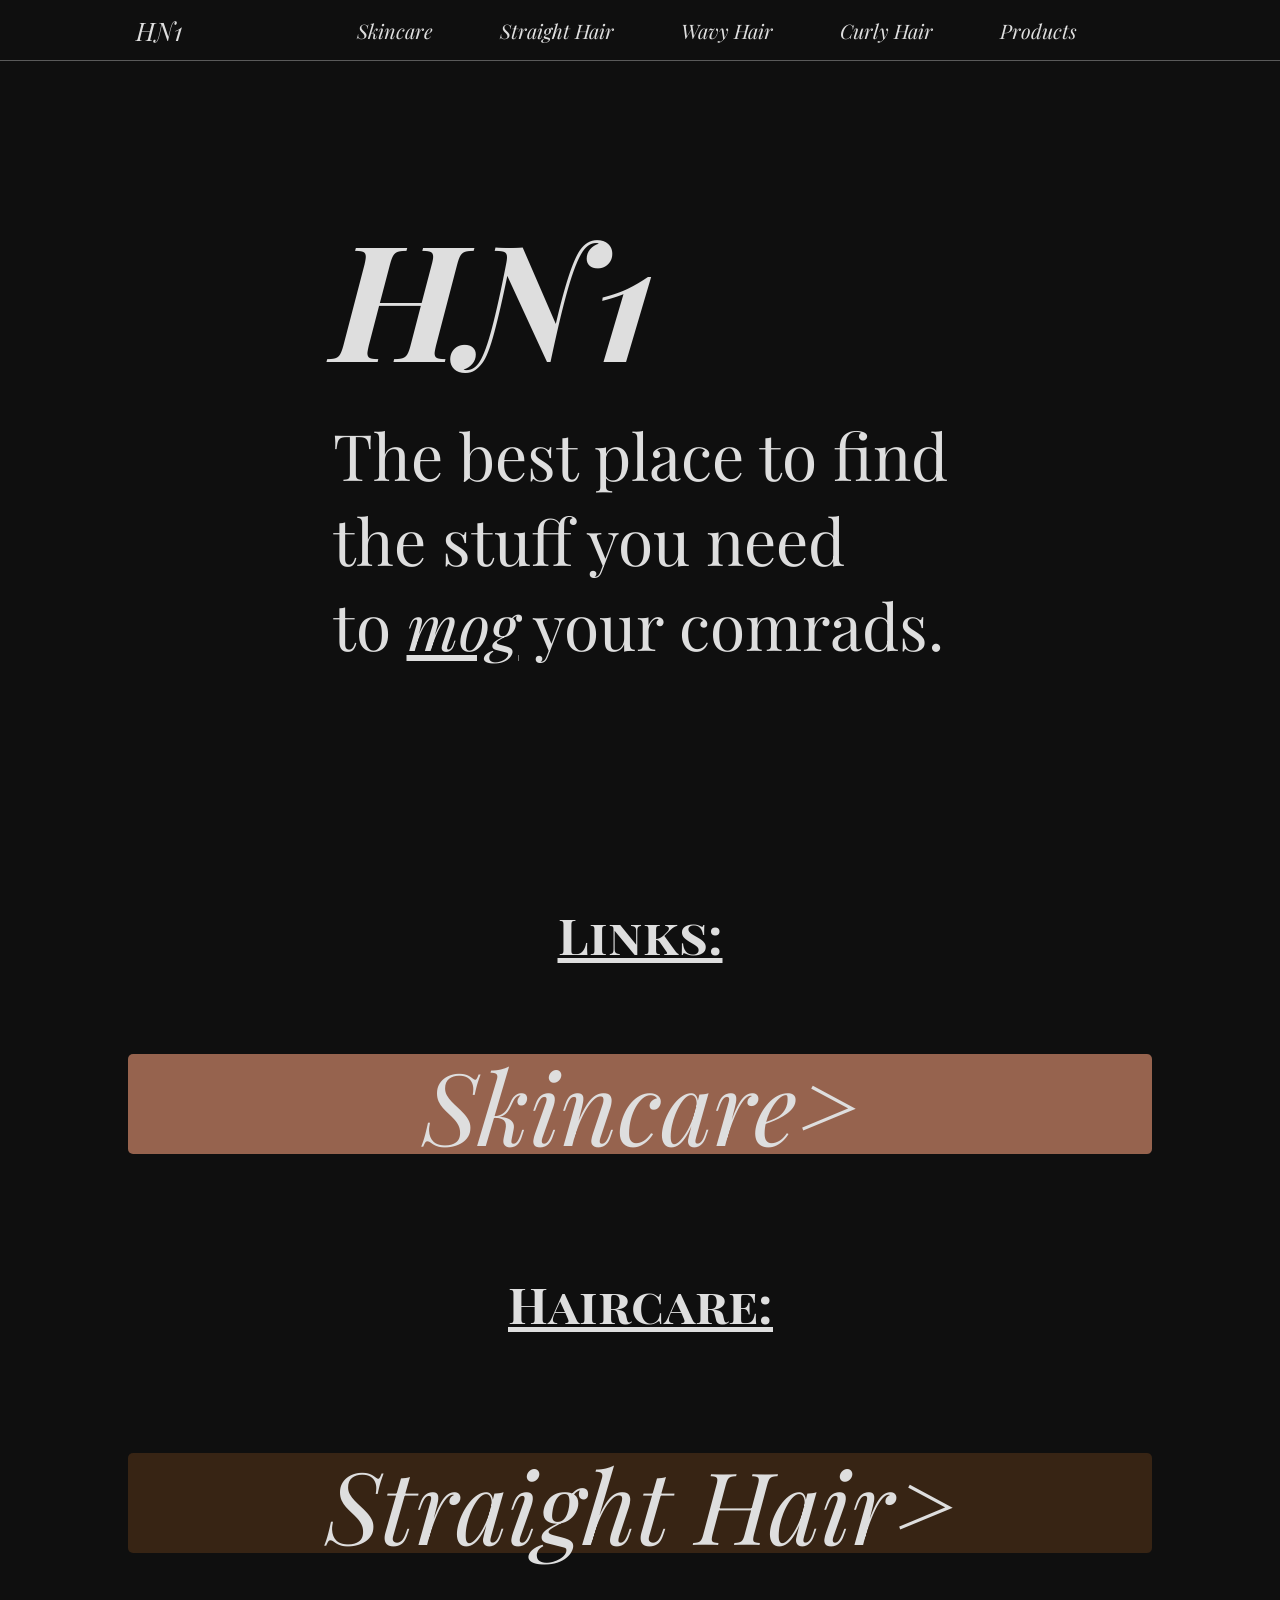
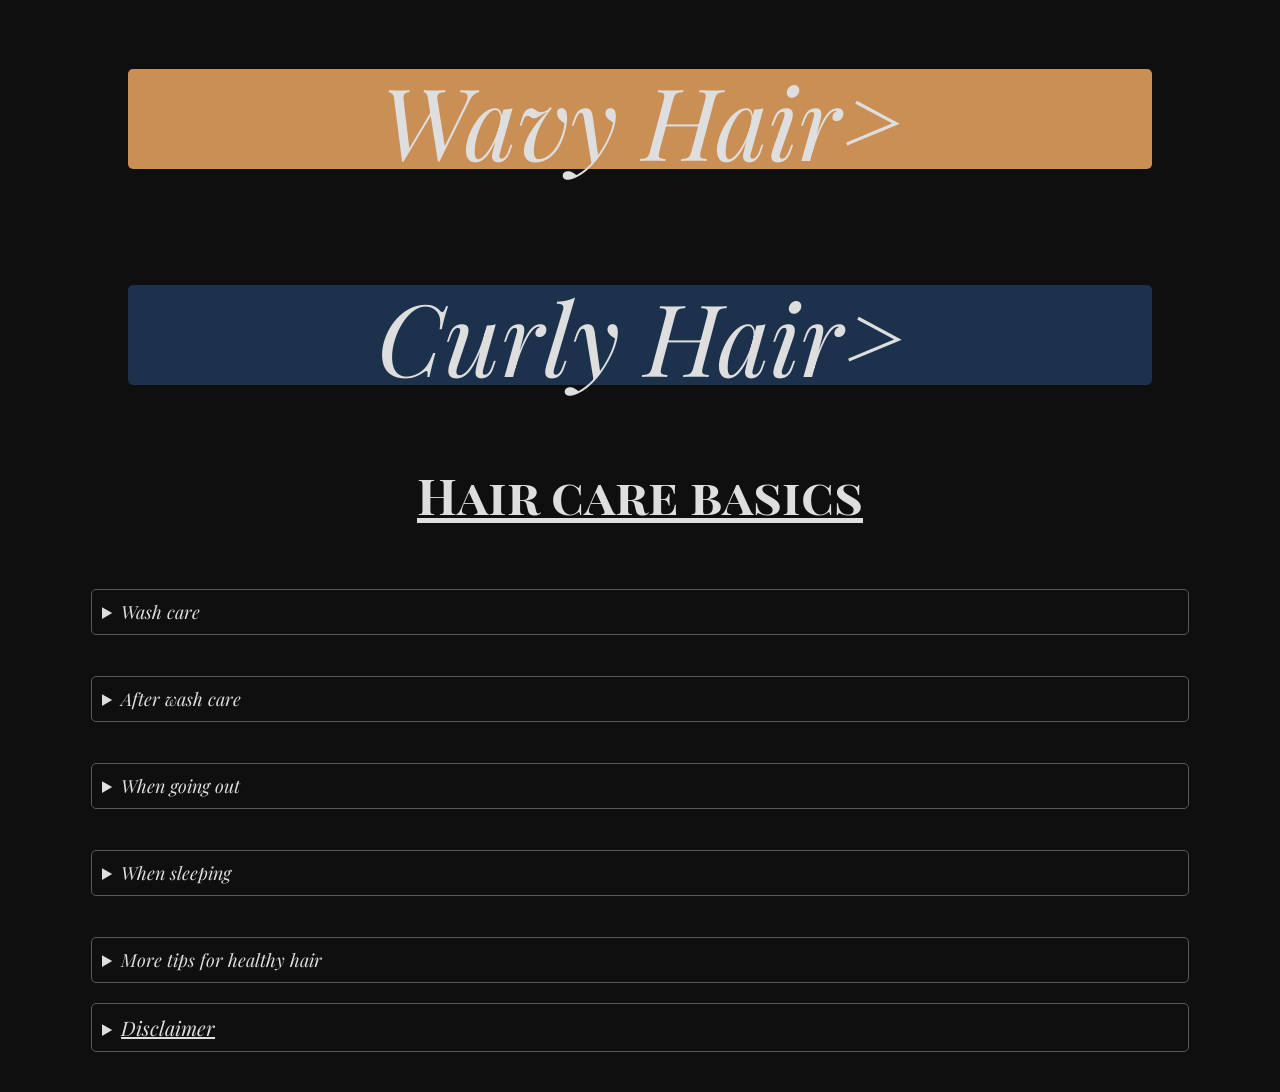
<file: index.html>
<!DOCTYPE html>
<html lang="en">
<head>
    <meta charset="UTF-8">
    <meta name="viewport" content="width=device-width, initial-scale=1.0">
    <title>HN1</title>
    <link rel="stylesheet" href="index.css">
    
    <link rel="preconnect" href="https://fonts.googleapis.com">
    <link rel="preconnect" href="https://fonts.gstatic.com" crossorigin>
    <link href="https://fonts.googleapis.com/css2?family=Inter:ital,opsz,wght@0,14..32,100..900;1,14..32,100..900&family=Josefin+Sans:ital,wght@0,100..700;1,100..700&family=Lato:ital,wght@0,100;0,300;0,400;0,700;0,900;1,100;1,300;1,400;1,700;1,900&family=Playfair+Display+SC:ital,wght@0,400;0,700;0,900;1,400;1,700;1,900&family=Playfair+Display:ital,wght@0,400..900;1,400..900&family=Roboto:ital,wght@0,100..900;1,100..900&display=swap" rel="stylesheet">

</head>
<body>
   <nav class="navbar bodyhehe">

      <button class="menu-toggle" aria-label="Toggle navigation">
       ☰
      </button>

      <div class="brandMark">
         <a href="index.html">HN1</a>
      </div>
      <ul class="nav-links">
         <li><a href="Skincare/skincare.html">Skincare</a></li>
         <li><a href="Straight-hair/straightHair.html">Straight Hair</a></li>
         <li><a href="Wavy-hair/wavyHair.html">Wavy Hair</a></li>
         <li><a href="Curly-hair/curlyHair.html">Curly Hair</a></li>
         <li><a href="Products/products.html">Products</a></li>
      </ul>

   </nav>
    
   <div class="heroSection bodyhehe" id="changing-this">
      <div class="idk">
         <div class="headLine">
           <h1>HN1</h1>
         </div>
         
         <div class="secondHLine">
           The best place to find <br>
            the stuff you need <br> 
            to <span id="mog">mog</span> your comrads.
         </div>
      </div> 
   </div>
   <br>
   <br>

   <div class="divThatContainsLooinkers">
      <h1 id="link" class="playfairSC">Links:</h1>
      <br>
      <br>
      <div id="skincare-advise" class="haircare-div bodyhehe">
         <a href="Skincare/skincare.html" id="skincare" class="josephSans" >Skincare></a>
      </div>
      <br>
      <br>
      
      <h1 id="haircare" class="playfairSC bodyhehe">Haircare:</h1>
      <br>
      <br>
      <div class="haircare-div bodyhehe" id="straight-hair">
       <a href="Straight-hair/straightHair.html" id="straight-text" class="josephSans">Straight Hair></a>
      </div>
      
      <br>
      <br>
      <div class="haircare-div" id="wavy-hair">
       <a href="Wavy-hair/wavyHair.html" id="wavy-text" class="josephSans">Wavy Hair></a>
      </div>
      <br>
      <br>
      <div class="haircare-div" id="curly-hair">
       <a href="Curly-hair/curlyHair.html" id="curly-text" class="josephSans">Curly Hair></a>
      </div>
      <br>
      <br>
   </div>

   <div id="haircare-basics">
      <div id="startingPara">
         <div>
            <h2 class="playfairSC" id="basics">Hair care basics</h2>
         </div>
      </div>

      <br>
      <div class="flexCardDiv bodyhehe">
         <div id="washCare" class="mainPage-textCards">
            <!-- <h2 class="playfair">Wash care</h2> -->
             <details class="detailsIG">
                <summary class="playfair">Wash care</summary>
                  <p>
                  Regular wash is essential to keep your scalp and hair clean and healthy. How often you should wash your hair depends on your scalp and hair types and your lifestyle! <br>
                  For normal hair and scalp, a thorough shampoo wash once or twice a week is adequate. If you have a very oily scalp and hair, or if you exercise heavily/ sweat a lot, it is advisable to wash daily with a mild shampoo.
                  <br>
                  For a very dry scalp, wash with shampoo should be only once a week or even less frequently.
                  <br>
                  Do not forget to condition your hair after shampooing for smoothness.
                  <br>
                  Remember: shampooing is for the scalp and conditioning is for the hair. BUT: if you use a lot of products on your hair, like gels or serums or setting sprays etc, it is important to wash your hair well with a clarifying shampoo once or twice a month at least.
                  </p>
             </details>
         </div>
         <br>
         <div id="afterWashCare" class="mainPage-textCards">
            <details class="detailsIG">
               <summary class="playfair">After wash care</summary>
               <p>
                  To avoid frizz: Do not dry your hair vigorously with rough towels. Gently towel dry with a soft absorbent towel. If you have dry, curly hair, wrap it in an incredibly absorbent towel, such as a microfibre towel, and avoid rubbing it.
                  <br>
                  Detangle and then comb out when hair is still damp. For very dry or curly hair apply a leave-in conditioner before detangling or combing.
                  <br>
                  Applying a few drops of coconut oil to the hair (not the scalp) after washing will add shine to the hair.
                  <br>
                  Excessive use of blow dryers/ hot irons will damage your hair and cause breakages and split ends. Never use a straightening iron on wet hair, it causes bubble hairs.
                  <br>
                  Do not tie up wet hair, as it can lead to piedra (a fungal infection of the hair shaft). Wait for the hair to dry completely before you tie it up.
               </p>
            </details>
         </div>
         <br>

         <div id="goingOutCare" class="mainPage-textCards">
            <details class="detailsIG">
               <summary class="playfair">When going out</summary>
               <p>
                  When traveling long distances in open vehicles (buses trains cars with open windows, or two-wheelers), it is advisable to cover your head with a scarf or shawl, to prevent wear and tear. <br>
                  It is also ideal to cover your hair when going to the beach/ being in intense sunlight for prolonged periods
                  <br>
                  Do not pull back hair tightly; it can cause traction alopecia, a condition where the front hairline gradually moves backward.
               </p>
            </details>
         </div>
         <br>
         
            <div id="sleepCare" class="mainPage-textCards">
               <details class="detailsIG">
                  <summary class="playfair">When sleeping</summary>
                  <p>
                     Sleeping on Satin pillows or using satin caps will help lessen wear and tear when sleeping.<br>
                     Long hair should be loosely tied up on top of your head to prevent damage to loose ends of the hair.
                  </p>
               </details>
            </div>
         
         <br>
         <div id="moreTips" class="mainPage-textCards">
            <details class="detailsIG">
               <summary class="playfair">More tips for healthy hair</summary>
               <p>
                  Maintaining healthy hair involves a combination of proper care practices, a balanced diet, and using the right products. Here are some tips for healthy hair: <br>
                Balanced diet: <br> <br>
                Consume a diet rich in vitamins and minerals, particularly vitamins A, B, C, D, E, zinc, iron, and omega-3 fatty acids, while adequate protein intake is essential to maintain constant hair growth.
                <br>
                Hydration: <br>
                Drink plenty of water to keep your skin hydrated and healthy. <br> <br>
                Washing hair: <br>
                According to hair types, patients with oily scalps should wash their hair daily while people having dry/chemically treated hair should wash hair less frequently. <br> <br>
                Shampoo and conditioner: <br>
                concentrate shampoo primarily on the scalp while conditioner should be used along the lengths of the hair, ideally with every wash. <br>
                Protect hair from damage from natural elements: <br>
                    Wear a tight swimming cap while swimming which will protect the hair from the damaging effects of chlorine water, which should be followed by rinsing and washing hair post-swimming. <br>
                    Drying your hair: wrap your hair in a towel to absorb water instead of rubbing, and air dry if possible. The dryer should be used in the lowest heat setting and limit the time a hot comb/curling iron touches your hair. <br>
                    Sun protection of hair: Avoid peak hours: 10 am to 3 pm and wear a wide-brimmed hat to cover the hair. <br> <br>
                Styling your hair: <br>
                Men should prefer hairstyles that dont need long-lasting holding gels as styling products. <br>
                Women should style their hair loosely, tight hairstyles like ponytail and braiding should be avoided which pulls on the hair. Covered rubber bands should be preferred. <br>
                People who have straight hairs should comb their hair when dry, while curly hair person should comb when the hair is damp.
                Brushing and combing the hair numerous times a day is a myth and hair should be combed and styled only while going out.
                Removing tangles from hair should be done gently, using a moisturizing conditioner if necessary. <br>
                To avoid chemical treatments e.g., hair straightening, bleaching/ hair coloring procedures, and perming that weakens the hair shaft. If you do, use them, and ensure proper aftercare. <br>
                Regular trims in 4-8 weeks to avoid split ends. <br> <br>
               Hair care products: <br>
               Products like leave in conditioners which contains zinc oxide and SPF containing powders are advised to protect our hair from environmental elements. <br> <br>
               Sleep care: <br>
                To ensure 6 to 8 hours of sleep daily. Use silk or satin pillowcases to reduce friction and prevent breakage while sleeping. <br>
                When to consult a dermatologist: <br>
                Your hair care may not be the root cause of your problem. Seeing a dermatologist is especially important if youre concerned about thinning hair or hair loss, most causes can be stopped or treated, the sooner, the problem is addressed the better are your results. <br> <br>
               </p>
            </details>
         </div>

         <div class="mainPage-textCards">
            <details class="detailsIG">
               <summary><span id="disclaimer">Disclaimer</span> </summary>
               <p>
                  This article is only for general patient information and is not intended for self medication. There is no legal liability of IADVL arising out of any adverse consequence to the patient. Subsequent to its use for self treatment of the disease images adjust for the depiction of the condition and is not to be used for any other purpose.
               </p>
            </details>
         </div>
      </div>
   </div>

   <script src="animaSON.js"></script>
   
</body>
</html>
</file>
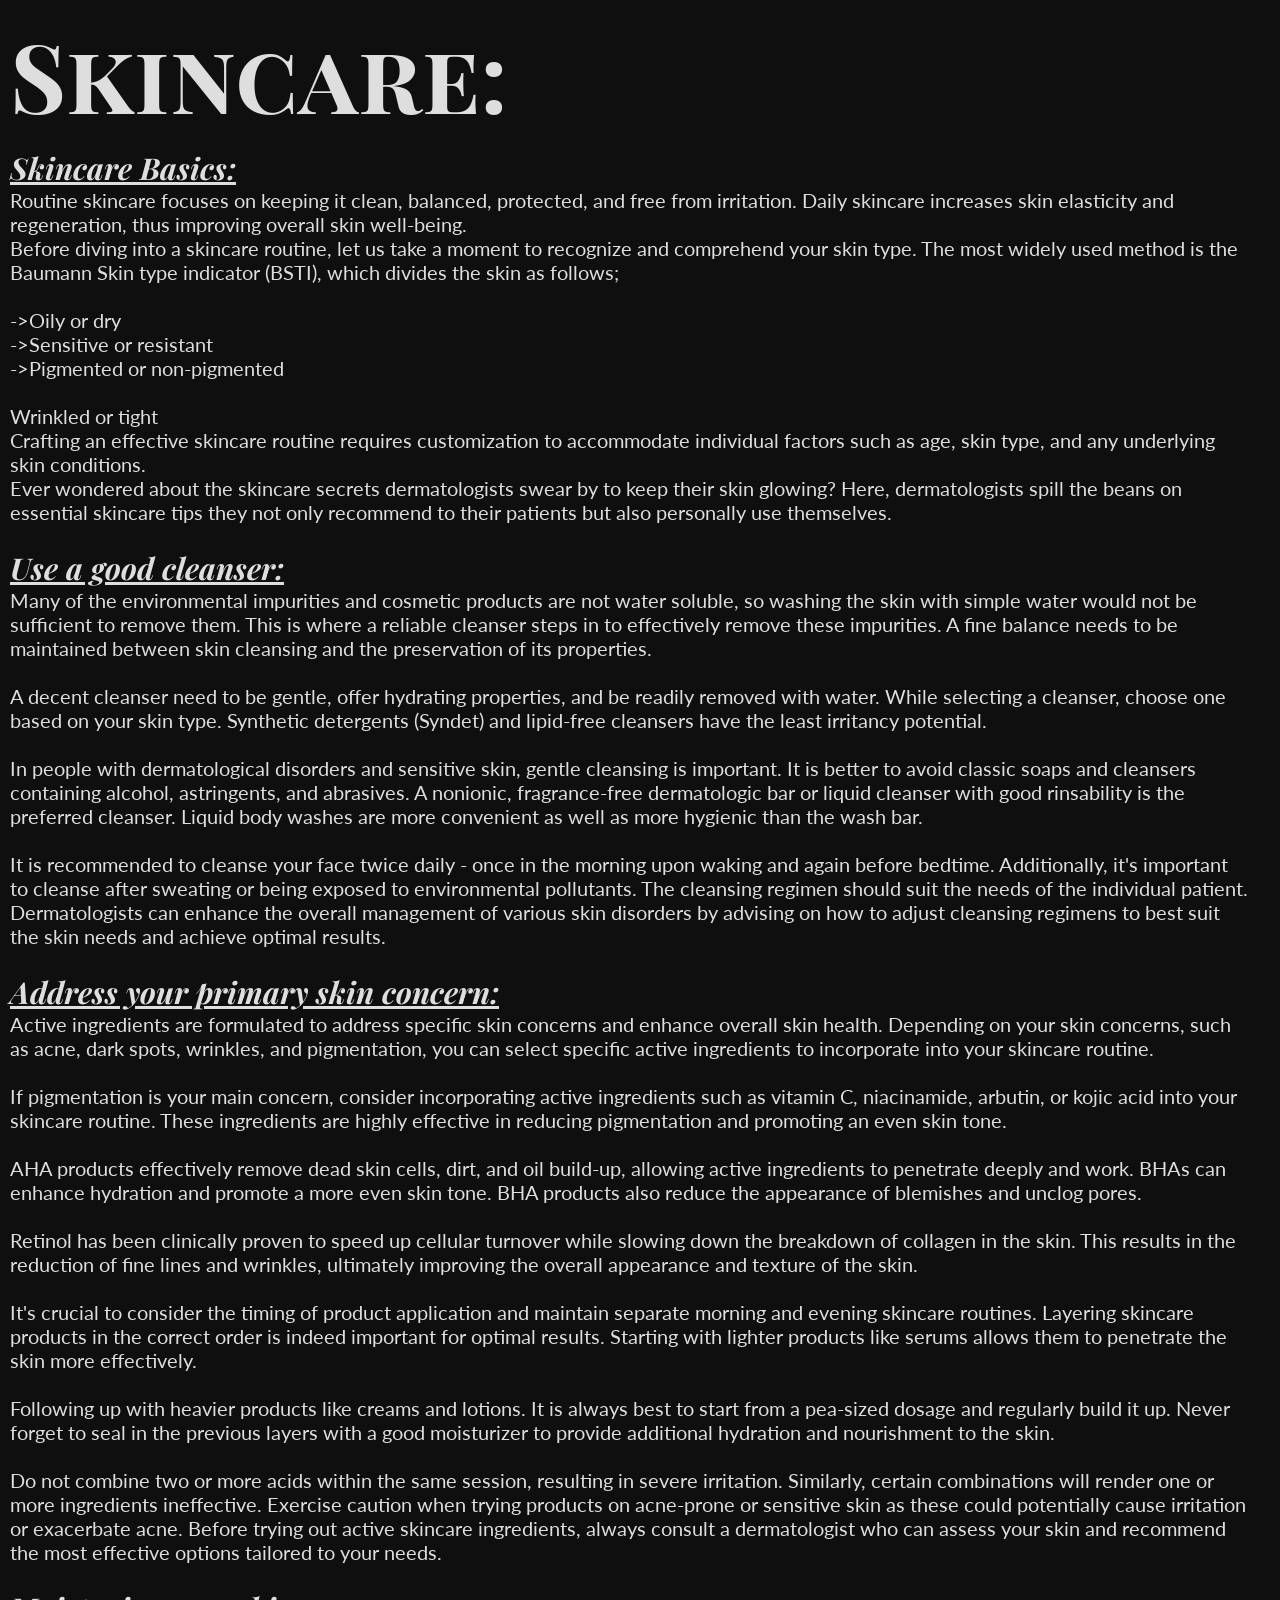
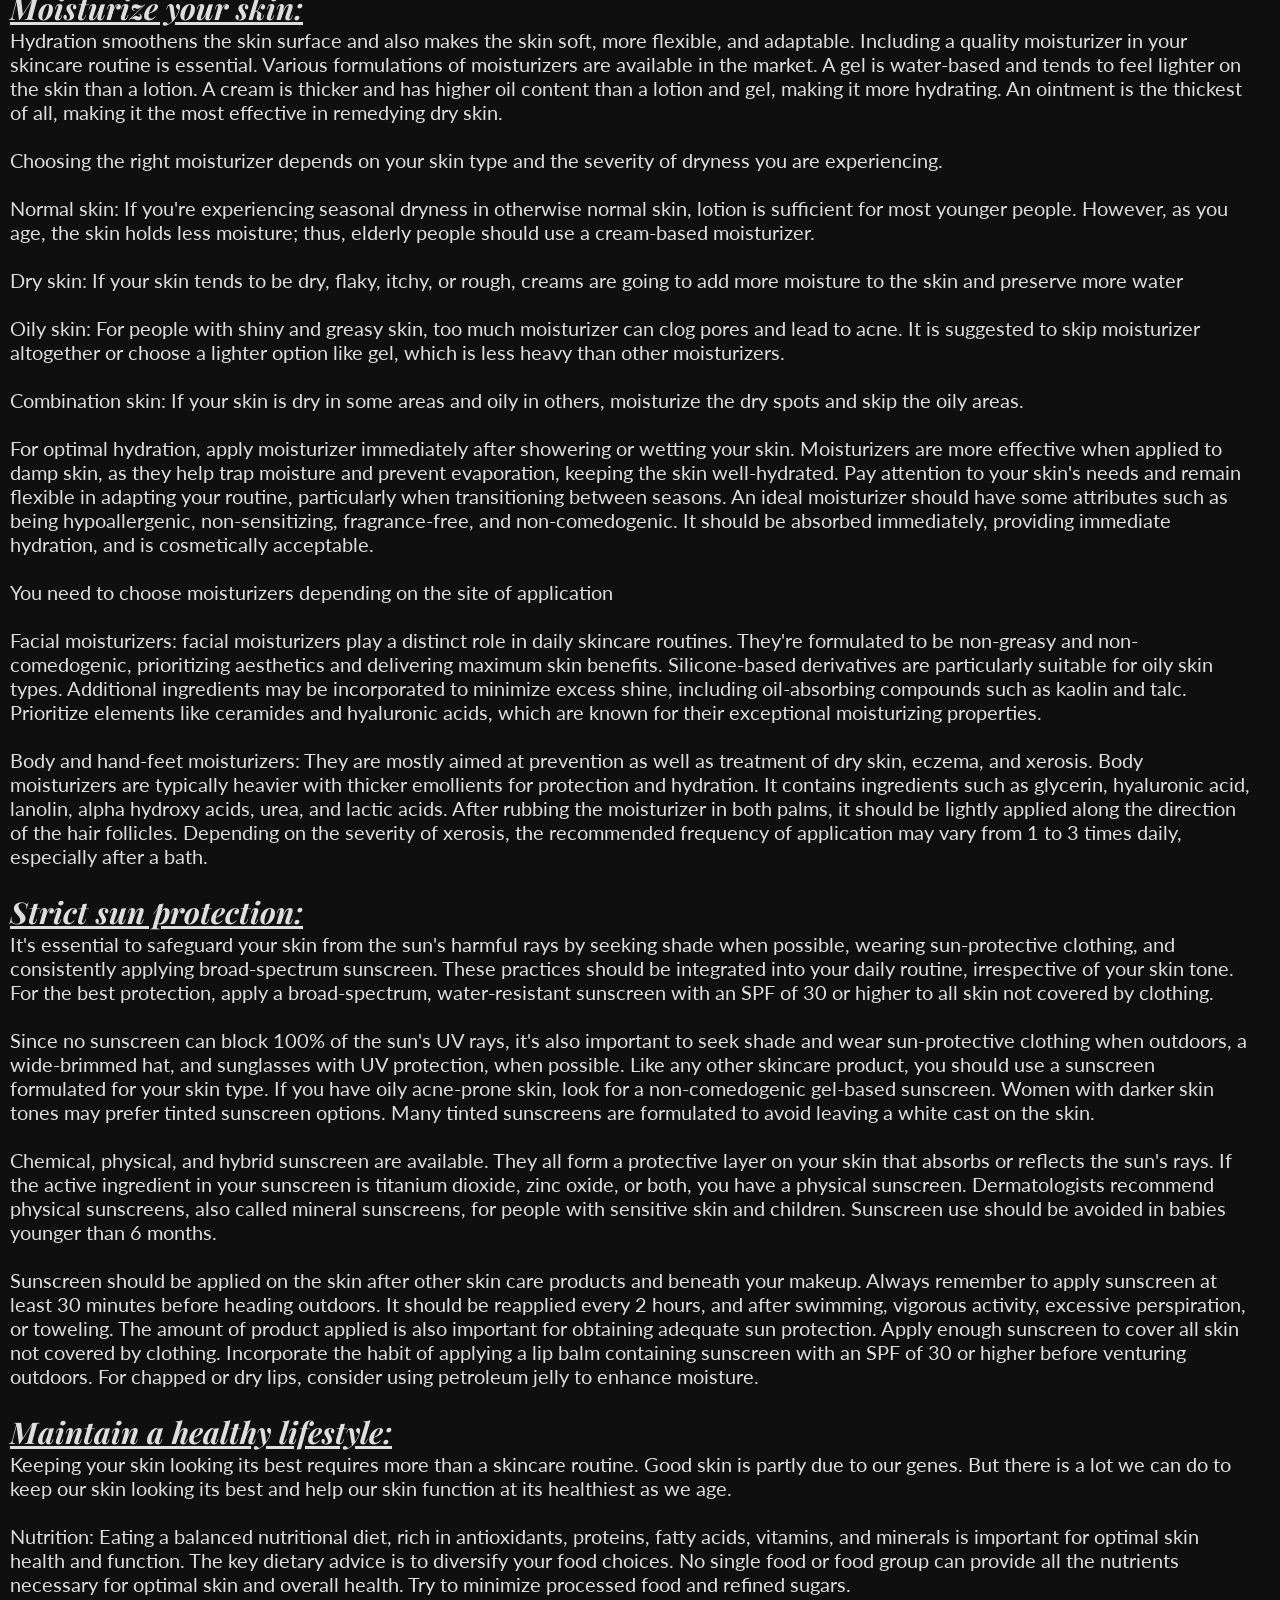
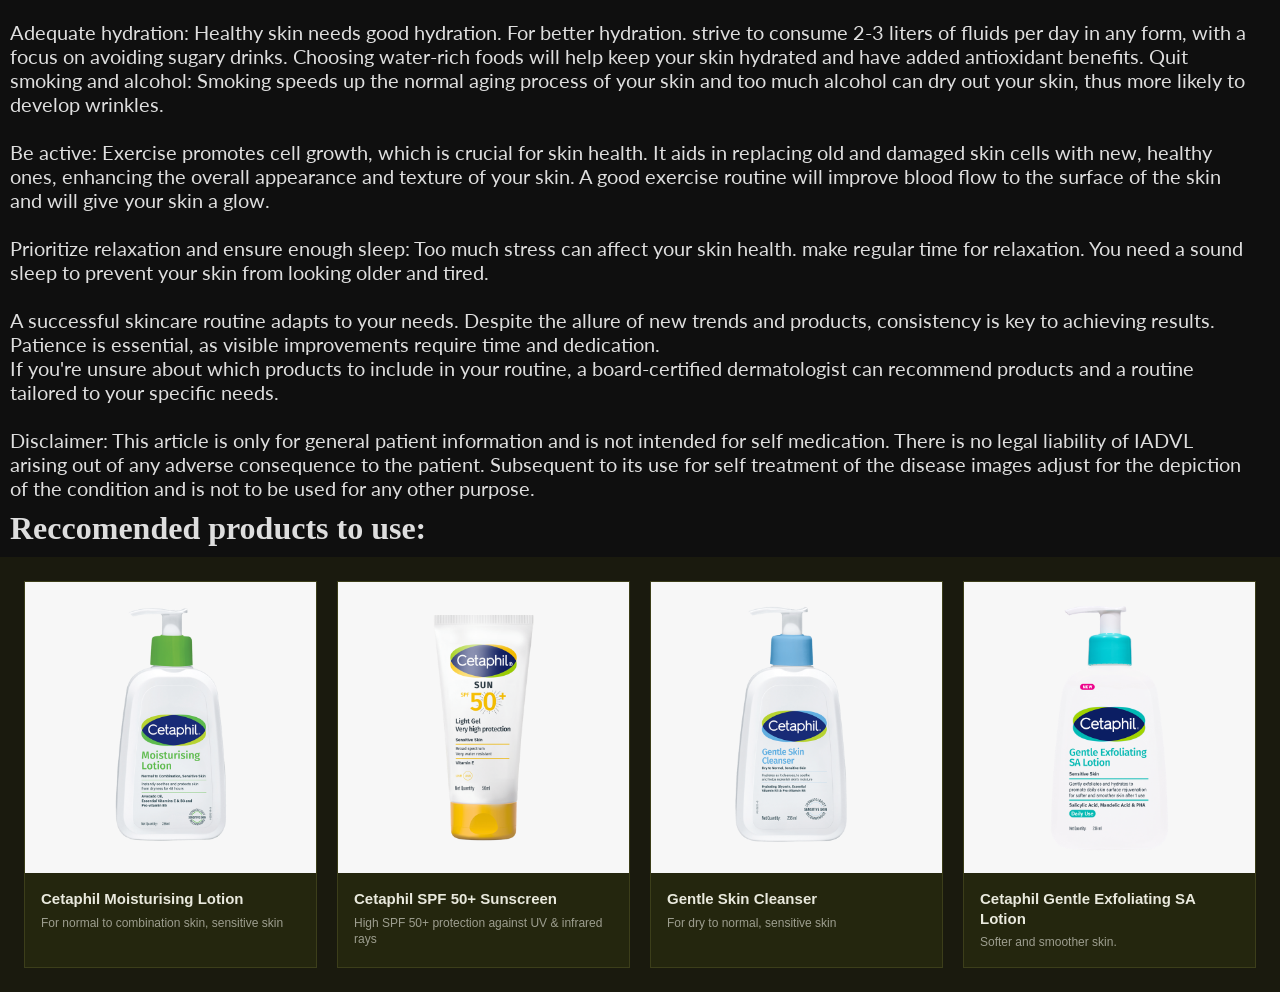
<file: skincare.html>
<!DOCTYPE html>
<html lang="en">
<head>
    <meta charset="UTF-8">
    <meta name="viewport" content="width=device-width, initial-scale=1.0">
    <link rel="stylesheet" href="skincare.css">

    <link rel="preconnect" href="https://fonts.googleapis.com">
    <link rel="preconnect" href="https://fonts.gstatic.com" crossorigin>
    <link href="https://fonts.googleapis.com/css2?family=Inter:ital,opsz,wght@0,14..32,100..900;1,14..32,100..900&family=Josefin+Sans:ital,wght@0,100..700;1,100..700&family=Lato:ital,wght@0,100;0,300;0,400;0,700;0,900;1,100;1,300;1,400;1,700;1,900&family=Playfair+Display+SC:ital,wght@0,400;0,700;0,900;1,400;1,700;1,900&family=Playfair+Display:ital,wght@0,400..900;1,400..900&family=Roboto:ital,wght@0,100..900;1,100..900&display=swap" rel="stylesheet">

    <title>Skincare</title>
</head>
<body>
    <div class="headLine">
        <h1 class="lineIg">Skincare:</h1>
    </div>

    <div id="skincarebasics">
        <div id="skincare-basic"><h2>Skincare Basics:</h2></div>
        <div id="firstPara">
            Routine skincare focuses on keeping it clean, balanced, protected, and free from irritation. Daily skincare increases skin elasticity and regeneration, thus improving overall skin well-being. <br>
            Before diving into a skincare routine, let us take a moment to recognize and comprehend your skin type. The most widely used method is the Baumann Skin type indicator (BSTI), which divides the skin as follows; <br> <br>

            ->Oily or dry <br>
            ->Sensitive or resistant <br>
            ->Pigmented or non-pigmented <br> <br>

            Wrinkled or tight <br>
            Crafting  an effective skincare routine requires customization to accommodate individual factors such as age, skin type, and any underlying skin conditions. <br>
            Ever wondered about the skincare secrets dermatologists swear by to keep their skin glowing? Here, dermatologists spill the beans on essential skincare tips they not only recommend to their patients but also personally use themselves. <br> <br>

        </div>
        <div id="cleanserPara">
            <h2>Use a good cleanser:</h2>
            Many of the environmental impurities and cosmetic products are not water soluble, so washing the skin with simple water would not be sufficient to remove them. This is where a reliable cleanser steps in to effectively remove these impurities. A fine balance needs to be maintained between skin cleansing and the preservation of its properties. <br> <br>

            A decent cleanser need to be gentle, offer hydrating properties, and be readily removed with water. While selecting a cleanser, choose one based on your skin type. Synthetic detergents (Syndet) and lipid-free cleansers have the least irritancy potential. <br> <br>

            In people with dermatological disorders and sensitive skin, gentle cleansing is important. It is better to avoid classic soaps and cleansers containing alcohol, astringents, and abrasives. A nonionic, fragrance-free dermatologic bar or liquid cleanser with good rinsability is the preferred cleanser. Liquid body washes are more convenient as well as more hygienic than the wash bar. <br> <br>

            It is recommended to cleanse your face twice daily - once in the morning upon waking and again before bedtime. Additionally, it's important to cleanse after sweating or being exposed to environmental pollutants. The cleansing regimen should suit the needs of the individual patient. Dermatologists can enhance the overall management of various skin disorders by advising on how to adjust cleansing regimens to best suit the skin needs and achieve optimal results. <br> <br>
        </div>
        <div id="addressConcern">
            <h2>Address your primary skin concern:</h2>
            Active ingredients are formulated to address specific skin concerns and enhance overall skin health. Depending on your skin concerns, such as acne, dark spots, wrinkles, and pigmentation, you can select specific active ingredients to incorporate into your skincare routine. <br> <br>

            If pigmentation is your main concern, consider incorporating active ingredients such as vitamin C, niacinamide, arbutin, or kojic acid into your skincare routine. These ingredients are highly effective in reducing pigmentation and promoting an even skin tone. <br> <br>

            AHA products effectively remove dead skin cells, dirt, and oil build-up, allowing active ingredients to penetrate deeply and work. BHAs can enhance hydration and promote a more even skin tone. BHA products also reduce the appearance of blemishes and unclog pores. <br> <br>

            Retinol has been clinically proven to speed up cellular turnover while slowing down the breakdown of collagen in the skin. This results in the reduction of fine lines and wrinkles, ultimately improving the overall appearance and texture of the skin. <br> <br>

            It's crucial to consider the timing of product application and maintain separate morning and evening skincare routines.  Layering skincare products in the correct order is indeed important for optimal results. Starting with lighter products like serums allows them to penetrate the skin more effectively. <br> <br>

            Following up with heavier products like creams and lotions. It is always best to start from a pea-sized dosage and regularly build it up. Never forget to seal in the previous layers with a good moisturizer to provide additional hydration and nourishment to the skin. <br> <br>

            Do not combine two or more acids within the same session, resulting in severe irritation. Similarly, certain combinations will render one or more ingredients ineffective. Exercise caution when trying products on acne-prone or sensitive skin as these could potentially cause irritation or exacerbate acne. Before trying out active skincare ingredients, always consult a dermatologist who can assess your skin and recommend the most effective options tailored to your needs. <br> <br>
        </div>
        <div id="moisturize">
            <h2>Moisturize your skin:</h2>
            Hydration smoothens the skin surface and also makes the skin soft, more flexible, and adaptable. Including a quality moisturizer in your skincare routine is essential. Various formulations of moisturizers are available in the market. A gel is water-based and tends to feel lighter on the skin than a lotion. A cream is thicker and has higher oil content than a lotion and gel, making it more hydrating. An ointment is the thickest of all, making it the most effective in remedying dry skin. <br> <br>

            Choosing the right moisturizer depends on your skin type and the severity of dryness you are experiencing. <br> <br>
            <span class="skin-type boldOfYou">Normal skin:</span> If you're experiencing seasonal dryness in otherwise normal skin, lotion is sufficient for most younger people. However, as you age, the skin holds less moisture; thus, elderly people should use a cream-based moisturizer. <br> <br>

            <span class="skin-type boldOfYou">Dry skin:</span> If your skin tends to be dry, flaky, itchy, or rough, creams are going to add more moisture to the skin and preserve more water <br> <br>

            <span class="skin-type boldOfYou">Oily skin:</span> For people with shiny and greasy skin, too much moisturizer can clog pores and lead to acne. It is suggested to skip moisturizer altogether or choose a lighter option like gel, which is less heavy than other moisturizers. <br> <br>

            <span class="skin-type boldOfYou">Combination skin:</span> If your skin is dry in some areas and oily in others, moisturize the dry spots and skip the oily areas. <br> <br>

            For optimal hydration, apply moisturizer immediately after showering or wetting your skin. Moisturizers are more effective when applied to damp skin, as they help trap moisture and prevent evaporation, keeping the skin well-hydrated. Pay attention to your skin's needs and remain flexible in adapting your routine, particularly when transitioning between seasons. An ideal moisturizer should have some attributes such as being hypoallergenic, non-sensitizing, fragrance-free, and non-comedogenic. It should be absorbed immediately, providing immediate hydration, and is cosmetically acceptable. <br> <br>

            You need to choose moisturizers depending on the site of application <br> <br>

            <span class="boldOfYou">Facial moisturizers:</span> facial moisturizers play a distinct role in daily skincare routines. They're formulated to be non-greasy and non-comedogenic, prioritizing aesthetics and delivering maximum skin benefits. Silicone-based derivatives are particularly suitable for oily skin types. Additional ingredients may be incorporated to minimize excess shine, including oil-absorbing compounds such as kaolin and talc. Prioritize elements like ceramides and hyaluronic acids, which are known for their exceptional moisturizing properties. <br> <br>

            <span class="boldOfYou">Body and hand-feet moisturizers:</span> They are mostly aimed at prevention as well as treatment of dry skin, eczema, and xerosis. Body moisturizers are typically heavier with thicker emollients for protection and hydration. It contains ingredients such as glycerin, hyaluronic acid, lanolin, alpha hydroxy acids, urea, and lactic acids. After rubbing the moisturizer in both palms, it should be lightly applied along the direction of the hair follicles. Depending on the severity of xerosis, the recommended frequency of application may vary from 1 to 3 times daily, especially after a bath. <br> <br>

        </div>
        <div id="sun-protection">
            <h2>Strict sun protection:</h2>
            It's essential to safeguard your skin from the sun's harmful rays by seeking shade when possible, wearing sun-protective clothing, and consistently applying broad-spectrum sunscreen. These practices should be integrated into your daily routine, irrespective of your skin tone.  For the best protection, apply a broad-spectrum, water-resistant sunscreen with an SPF of 30 or higher to all skin not covered by clothing. <br> <br>

            Since no sunscreen can block 100% of the sun's UV rays, it's also important to seek shade and wear sun-protective clothing when outdoors, a wide-brimmed hat, and sunglasses with UV protection, when possible. Like any other skincare product, you should use a sunscreen formulated for your skin type. If you have oily acne-prone skin, look for a non-comedogenic gel-based sunscreen. Women with darker skin tones may prefer tinted sunscreen options. Many tinted sunscreens are formulated to avoid leaving a white cast on the skin. <br> <br>

            Chemical, physical, and hybrid sunscreen are available. They all form a protective layer on your skin that absorbs or reflects the sun's rays. If the active ingredient in your sunscreen is titanium dioxide, zinc oxide, or both, you have a physical sunscreen. Dermatologists recommend physical sunscreens, also called mineral sunscreens, for people with sensitive skin and children. Sunscreen use should be avoided in babies younger than 6 months. <br> <br>

            Sunscreen should be applied on the skin after other skin care products and beneath your makeup. Always remember to apply sunscreen at least 30 minutes before heading outdoors.  It should be reapplied every 2 hours, and after swimming, vigorous activity, excessive perspiration, or toweling. The amount of product applied is also important for obtaining adequate sun protection. Apply enough sunscreen to cover all skin not covered by clothing.  Incorporate the habit of applying a lip balm containing sunscreen with an SPF of 30 or higher before venturing outdoors. For chapped or dry lips, consider using petroleum jelly to enhance moisture. <br> <br>
        </div>
        <div id="lifestyle">
            <h2>Maintain a healthy lifestyle:</h2>
            Keeping your skin looking its best requires more than a skincare routine. Good skin is partly due to our genes. But there is a lot we can do to keep our skin looking its best and help our skin function at its healthiest as we age. <br> <br>

            Nutrition: Eating a balanced nutritional diet, rich in antioxidants, proteins, fatty acids, vitamins, and minerals is important for optimal skin health and function. The key dietary advice is to diversify your food choices. No single food or food group can provide all the nutrients necessary for optimal skin and overall health. Try to minimize processed food and refined sugars. <br> <br>

            Adequate hydration: Healthy skin needs good hydration. For better hydration. strive to consume 2-3 liters of fluids per day in any form, with a focus on avoiding sugary drinks. Choosing water-rich foods will help keep your skin hydrated and have added antioxidant benefits.
            Quit smoking and alcohol: Smoking speeds up the normal aging process of your skin and too much alcohol can dry out your skin, thus more likely to develop wrinkles. <br> <br>

            Be active:  Exercise promotes cell growth, which is crucial for skin health. It aids in replacing old and damaged skin cells with new, healthy ones, enhancing the overall appearance and texture of your skin. A good exercise routine will improve blood flow to the surface of the skin and will give your skin a glow. <br> <br>

            Prioritize relaxation and ensure enough sleep: Too much stress can affect your skin health. make regular time for relaxation. You need a sound sleep to prevent your skin from looking older and tired. <br> <br>
            A successful skincare routine adapts to your needs.  Despite the allure of new trends and products, consistency is key to achieving results. Patience is essential, as visible improvements require time and dedication. <br>
            If you're unsure about which products to include in your routine, a board-certified dermatologist can recommend products and a routine tailored to your specific needs. <br> <br>
        </div>

        <div id="disclaimer">
            Disclaimer: This article is only for general patient information and is not intended for self medication. There is no legal liability of IADVL arising out of any adverse consequence to the patient. Subsequent to its use for self treatment of the disease images adjust for the depiction of the condition and is not to be used for any other purpose.
        </div>
    </div>



 
    <div class="diddy"> 
      <h1>Reccomended products to use:</h1>
    </div>


<div class="card-grid">
  <!-- Card 1 -->
  <div class="product-card">
    <div class="card-image-wrapper">
      <!-- <span class="badge">♡ MOST RE-ORDERED</span> -->
      <img src="moisturising-lotion.png" alt="Cetaphil Moisturising Lotion">
      <!-- <div class="banner">2L+ UNITS SOLD</div> -->
    </div>
    
    <div class="card-info">
      <h3>
        <a href="https://www.cetaphil.in/products-1/cetaphil-moisturising-lotion/8906005271623.html" class="product-title">
          Cetaphil Moisturising Lotion
        </a>
      </h3>
      <p class="product-subtext">For normal to combination skin, sensitive skin</p>
    </div>
  </div>

  <!-- Card 2 -->
  <div class="product-card">
    <div class="card-image-wrapper">
      <!-- <span class="badge">♡ HOT DROP</span> -->
      <img src="sunscreen.png" alt="Cetaphil SPF 50+ Sunscreen">
      <!-- <div class="banner">NEW LAUNCH</div> -->
    </div>
    
    <div class="card-info">
      <h3>
        <a href="https://www.cetaphil.in/sunscreens/cetaphil-spf-50%2B-sunscreen/3499320013192.html" class="product-title">
          Cetaphil SPF 50+ Sunscreen
        </a>
      </h3>
      <p class="product-subtext">High SPF 50+ protection against UV & infrared rays</p>
    </div>
  </div>

  <!-- Card 3 -->
  <div class="product-card">
    <div class="card-image-wrapper">
      <!-- <span class="badge">♡ HOT DROP</span> -->
      <img src="cleanser.png" alt="Gentle Skin Cleanser">
      <!-- <div class="banner">NEW LAUNCH</div> -->
    </div>
    
    <div class="card-info">
      <h3>
        <a href="https://www.cetaphil.in/products/cleansers/gentle-skin-cleanser/8906005274105.html" class="product-title">
          Gentle Skin Cleanser
        </a>
      </h3>
      <p class="product-subtext">For dry to normal, sensitive skin</p>
    </div>
  </div>

  <!-- Card 4 -->
  <div class="product-card">
    <div class="card-image-wrapper">
      <!-- <span class="badge">♡ HOT DROP</span> -->
      <img src="exfoliating-lotion.png" alt="Cetaphil Gentle Exfoliating SA Lotion">
      <!-- <div class="banner">NEW LAUNCH</div> -->
    </div>
    
    <div class="card-info">
      <h3>
        <a href="https://example.com/product-2" class="product-title">
          Cetaphil Gentle Exfoliating SA Lotion
        </a>
      </h3>
      <p class="product-subtext">Softer and smoother skin.</p>
    </div>
  </div>
</div>


</body>
</html>
</file>
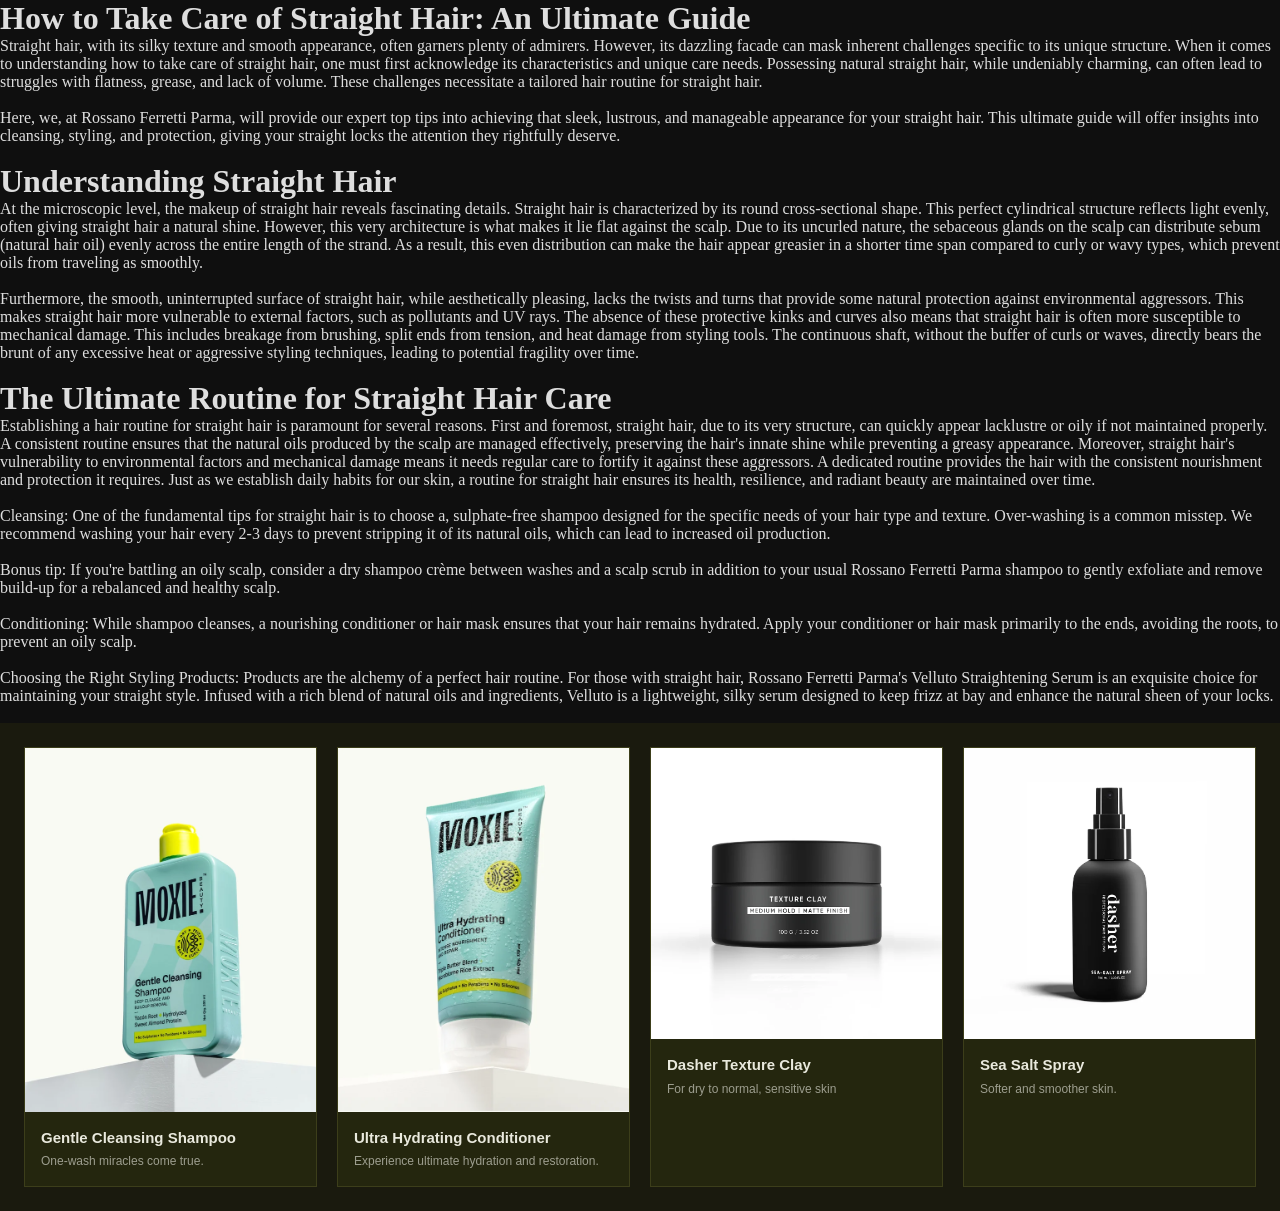
<file: straightHair.html>
<!DOCTYPE html>
<html lang="en">
<head>
    <meta charset="UTF-8">
    <meta name="viewport" content="width=device-width, initial-scale=1.0">
    <title>Straight Hairs</title>
    <link rel="stylesheet" href="straightHair.css">

    <link rel="preconnect" href="https://fonts.googleapis.com">
    <link rel="preconnect" href="https://fonts.gstatic.com" crossorigin>
    <link href="https://fonts.googleapis.com/css2?family=Inter:ital,opsz,wght@0,14..32,100..900;1,14..32,100..900&family=Josefin+Sans:ital,wght@0,100..700;1,100..700&family=Lato:ital,wght@0,100;0,300;0,400;0,700;0,900;1,100;1,300;1,400;1,700;1,900&family=Playfair+Display+SC:ital,wght@0,400;0,700;0,900;1,400;1,700;1,900&family=Playfair+Display:ital,wght@0,400..900;1,400..900&family=Roboto:ital,wght@0,100..900;1,100..900&display=swap" rel="stylesheet">

</head>
<body>
    <div id="mainPara">
        <h1 class="mainLine">How to Take Care of Straight Hair: An Ultimate Guide</h1>

        <p>
            Straight hair, with its silky texture and smooth appearance, often garners plenty of admirers. However, its dazzling facade can mask inherent challenges specific to its unique structure. When it comes to understanding how to take care of straight hair, one must first acknowledge its characteristics and unique care needs. Possessing natural straight hair, while undeniably charming, can often lead to struggles with flatness, grease, and lack of volume. These challenges necessitate a tailored hair routine for straight hair. <br> <br>
            
            Here, we, at Rossano Ferretti Parma, will provide our expert top tips into achieving that sleek, lustrous, and manageable appearance for your straight hair. This ultimate guide will offer insights into cleansing, styling, and protection, giving your straight locks the attention they rightfully deserve. <br> <br>
        </p>
    </div>

    <div id="secondPara">
        <h1 class="bigLine">Understanding Straight Hair</h1>

        <p>
            At the microscopic level, the makeup of straight hair reveals fascinating details. Straight hair is characterized by its round cross-sectional shape. This perfect cylindrical structure reflects light evenly, often giving straight hair a natural shine. However, this very architecture is what makes it lie flat against the scalp. Due to its uncurled nature, the sebaceous glands on the scalp can distribute sebum (natural hair oil) evenly across the entire length of the strand. As a result, this even distribution can make the hair appear greasier in a shorter time span compared to curly or wavy types, which prevent oils from traveling as smoothly. <br> <br>
            
            Furthermore, the smooth, uninterrupted surface of straight hair, while aesthetically pleasing, lacks the twists and turns that provide some natural protection against environmental aggressors. This makes straight hair more vulnerable to external factors, such as pollutants and UV rays. The absence of these protective kinks and curves also means that straight hair is often more susceptible to mechanical damage. This includes breakage from brushing, split ends from tension, and heat damage from styling tools. The continuous shaft, without the buffer of curls or waves, directly bears the brunt of any excessive heat or aggressive styling techniques, leading to potential fragility over time. <br> <br>
        </p>
    </div>

    <div id="thirdPara">
        <h1 class="bigLine">The Ultimate Routine for Straight Hair Care</h1>

        <p>
            Establishing a hair routine for straight hair is paramount for several reasons. First and foremost, straight hair, due to its very structure, can quickly appear lacklustre or oily if not maintained properly. A consistent routine ensures that the natural oils produced by the scalp are managed effectively, preserving the hair's innate shine while preventing a greasy appearance. Moreover, straight hair's vulnerability to environmental factors and mechanical damage means it needs regular care to fortify it against these aggressors. A dedicated routine provides the hair with the consistent nourishment and protection it requires. Just as we establish daily habits for our skin, a routine for straight hair ensures its health, resilience, and radiant beauty are maintained over time. <br> <br>
            
            <span class="smolTitle">Cleansing:</span> One of the fundamental tips for straight hair is to choose a, sulphate-free shampoo designed for the specific needs of your hair type and texture. Over-washing is a common misstep. We recommend washing your hair every 2-3 days to prevent stripping it of its natural oils, which can lead to increased oil production. <br> <br>

            <span class="smolTitle">Bonus tip:</span> If you're battling an oily scalp, consider a dry shampoo crème between washes and a scalp scrub in addition to your usual Rossano Ferretti Parma shampoo to gently exfoliate and remove build-up for a rebalanced and healthy scalp. <br> <br> 

            <span class="smolTitle">Conditioning:</span> While shampoo cleanses, a nourishing conditioner or hair mask ensures that your hair remains hydrated. Apply your conditioner or hair mask primarily to the ends, avoiding the roots, to prevent an oily scalp. <br> <br> 

            <span class="smolTitle">Choosing the Right Styling Products:</span> Products are the alchemy of a perfect hair routine. For those with straight hair, Rossano Ferretti Parma's Velluto Straightening Serum is an exquisite choice for maintaining your straight style. Infused with a rich blend of natural oils and ingredients, Velluto is a lightweight, silky serum designed to keep frizz at bay and enhance the natural sheen of your locks. <br> <br> 
        </p>
    </div>

 <div class="card-grid">
  <!-- Card 1 -->
  <div class="product-card">
    <div class="card-image-wrapper">
      <!-- <span class="badge">♡ MOST RE-ORDERED</span> -->
      <img src="shampoo-straight.png" alt="Gentle Cleansing Shampoo">
      <!-- <div class="banner">2L+ UNITS SOLD</div> -->
    </div>
    
    <div class="card-info">
      <h3>
        <a href="https://moxiebeauty.in/products/gentle-cleansing-shampoo?_pos=1&_sid=a3e8cba34&_ss=r" class="product-title">
          Gentle Cleansing Shampoo
        </a>
      </h3>
      <p class="product-subtext">One-wash miracles come true.</p>
    </div>
  </div>

  <!-- Card 2 -->
  <div class="product-card">
    <div class="card-image-wrapper">
      <!-- <span class="badge">♡ HOT DROP</span> -->
      <img src="conditioner-straight.png" alt="Ultra Hydrating Conditioner">
      <!-- <div class="banner">NEW LAUNCH</div> -->
    </div>
    
    <div class="card-info">
      <h3>
        <a href="https://www.cetaphil.in/sunscreens/cetaphil-spf-50%2B-sunscreen/3499320013192.html" class="product-title">
          Ultra Hydrating Conditioner
        </a>
      </h3>
      <p class="product-subtext">Experience ultimate hydration and restoration.</p>
    </div>
  </div>

  <!-- Card 3 -->
  <div class="product-card">
    <div class="card-image-wrapper">
      <!-- <span class="badge">♡ HOT DROP</span> -->
      <img src="hairClay.png" alt="Dasher Texture Clay">
      <!-- <div class="banner">NEW LAUNCH</div> -->
    </div>
    
    <div class="card-info">
      <h3>
        <a href="https://www.amazon.in/Dasher-Texture-Flexible-Water-Based-Vitamin/dp/B0GF1QJS5M?crid=200XO6EQJ9G97&dib=eyJ2IjoiMSJ9.[base64].VwV5fJj4uDUjLcZMw6FHB-lDDRD2ilNF8EAZSruzgfw&dib_tag=se&keywords=hair+clay&qid=1791775827&sprefix=hair+clea%2Caps%2C306&sr=8-6" class="product-title">
          Dasher Texture Clay
        </a>
      </h3>
      <p class="product-subtext">For dry to normal, sensitive skin</p>
    </div>
  </div>

  <!-- Card 4 -->
  <div class="product-card">
    <div class="card-image-wrapper">
      <!-- <span class="badge">♡ HOT DROP</span> -->
      <img src="seaSaltSpray.png" alt="Sea Salt Spray">
      <!-- <div class="banner">NEW LAUNCH</div> -->
    </div>
    
    <div class="card-info">
      <h3>
        <a href="https://dasher.co.in/products/sea-salt-spray?_pos=1&_psq=sea&_psid=215b61672&_ss=e" class="product-title">
          Sea Salt Spray
        </a>
      </h3>
      <p class="product-subtext">Softer and smoother skin.</p>
    </div>
  </div>
</div>
</body>
</html>
</file>
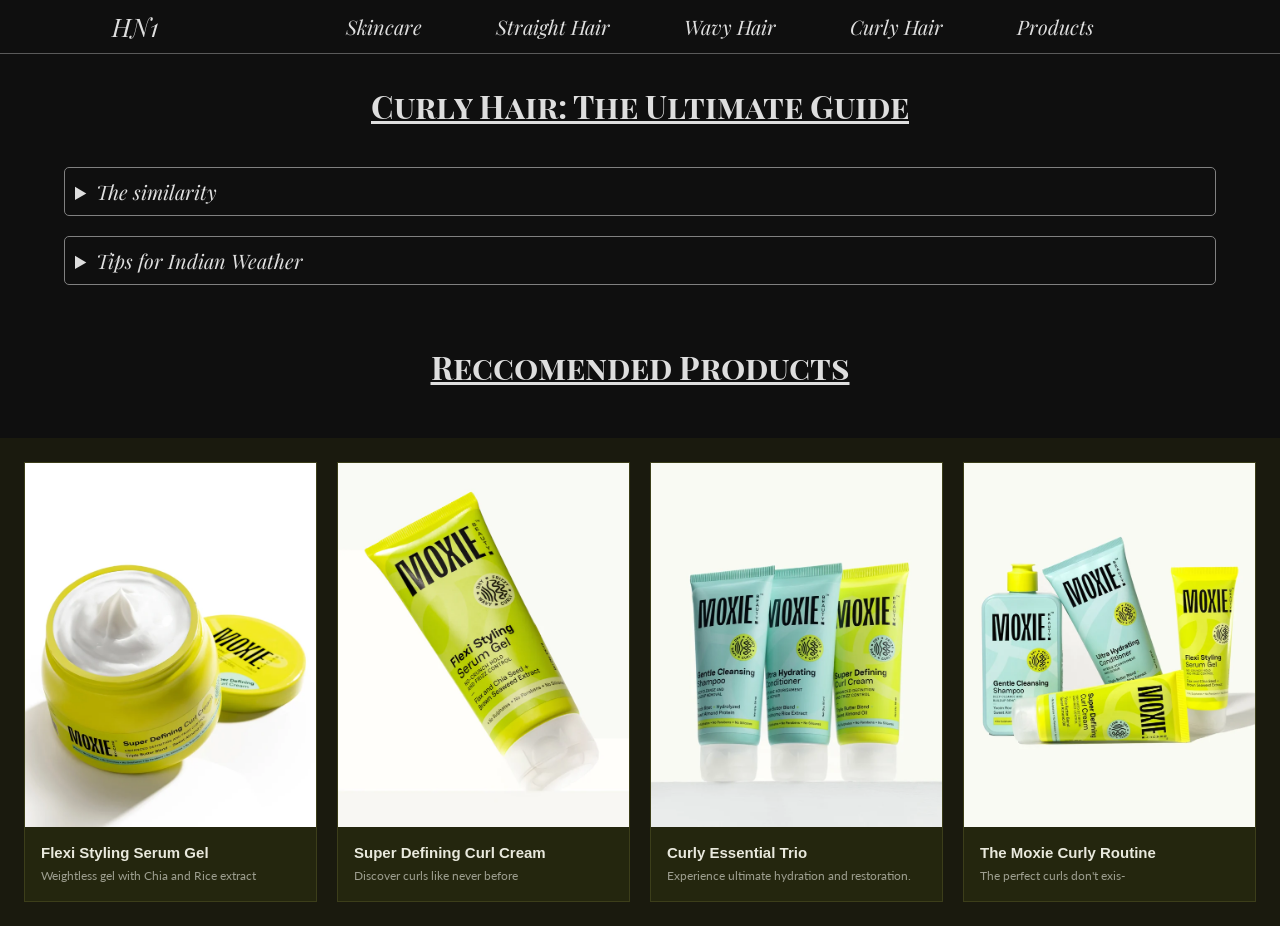
<file: Curly-hair/curlyHair.html>
<!DOCTYPE html>
<html lang="en">
<head>
    <meta charset="UTF-8">
    <meta name="viewport" content="width=device-width, initial-scale=1.0">
    <title>Curly Hairs</title>
    <link rel="stylesheet" href="curlyHair.css">

    <link rel="preconnect" href="https://fonts.googleapis.com">
    <link rel="preconnect" href="https://fonts.gstatic.com" crossorigin>
    <link href="https://fonts.googleapis.com/css2?family=Inter:ital,opsz,wght@0,14..32,100..900;1,14..32,100..900&family=Josefin+Sans:ital,wght@0,100..700;1,100..700&family=Lato:ital,wght@0,100;0,300;0,400;0,700;0,900;1,100;1,300;1,400;1,700;1,900&family=Playfair+Display+SC:ital,wght@0,400;0,700;0,900;1,400;1,700;1,900&family=Playfair+Display:ital,wght@0,400..900;1,400..900&family=Roboto:ital,wght@0,100..900;1,100..900&display=swap" rel="stylesheet">
</head>
<body> 

  <nav class="navbar bodyhehe">

      <button class="menu-toggle" aria-label="Toggle navigation">
       ☰
      </button>

      <div class="brandMark">
         <a href="../index.html">HN1</a>
      </div>
      <ul class="nav-links">
         <li><a href="../Skincare/skincare.html">Skincare</a></li>
         <li><a href="../Straight-hair/straightHair.html">Straight Hair</a></li>
         <li><a href="../Wavy-hair/wavyHair.html">Wavy Hair</a></li>
         <li><a href="../Curly-hair/curlyHair.html">Curly Hair</a></li>
         <li><a href="../Products/products.html">Products</a></li>
      </ul>

   </nav>
    
    <div class="containerBlock">
      <h1 class="bigLine">Curly Hair: The Ultimate Guide</h1>
      <div class="paras">
          <details class="detailsIG">
            <summary class="playfair">The similarity</summary>
            <p>
                The behaviour and conditioning of curly hairs are very similar to that of Wavy hairs, thats why I reccomend checking our <span id="span-element"><a href="../Wavy-hair/wavyHair.html">Wavy Hair Guide.</a></span> <br>
                You can follow the exact same hair routine as Wavy Hairs. <br> <br>
            </p>
          </details>
      </div>

      <div class="paras">
        <details class="detailsIG">
          <summary class="playfair">Tips for Indian Weather</summary>
            <p>
                Humid weather means anti-humidity gel or strong hold gel applied over everything else. It creates a barrier that slows moisture absorption from the air and keeps frizz from creeping in through the day. <br> <br>
                Dry weather in winter or air conditioned spaces means going heavier on leave-in conditioner and adding a light oil layer before the gel. More moisture layers when the environment is pulling it out constantly. <br> <br>
                Monsoon is the complicated one. Curly hair gets environmental moisture but also maximum frizz. Lighter hold products that let the curl move naturally rather than fighting the humidity work better during monsoon months. <br> <br>
                No heat styling as a regular habit. Flat irons and curling wands used consistently loosen the curl pattern permanently over time. Heat damage to curly hair is cumulative and slow and one day the curl simply does not come back. Use heat rarely. Always with heat protectant when you do. <br> <br>
            </p>
        </details>
      </div>
    </div>

    <div class="dih">   
        <h1 class="bigLine">Reccomended Products</h1>
    </div>

    <div class="card-grid">
  <!-- Card 1 -->
  <div class="product-card">
    <div class="card-image-wrapper">
      <img src="cream.png" alt="Flexi Styling Serum Gel">
    </div>
    
    <div class="card-info">
      <h3>
        <a href="https://moxiebeauty.in/products/flexi-styling-serum-gel-120ml-copy?_pos=2&_sid=a5092f2dc&_ss=r" target="_blank" class="product-title">
          Flexi Styling Serum Gel
        </a>
      </h3>
      <p class="product-subtext">Weightless gel with Chia and Rice extract</p>
    </div>
  </div>

  <!-- Card 2 -->
  <div class="product-card">
    <div class="card-image-wrapper">
      <img src="gel.png" alt="Super Defining Curl Cream">
    </div>
    
    <div class="card-info">
      <h3>
        <a href="https://moxiebeauty.in/products/super-defining-curl-cream?_pos=1&_sid=f93e2b9ce&_ss=r" target="_blank" class="product-title">
          Super Defining Curl Cream
        </a>
      </h3>
      <p class="product-subtext">Discover curls like never before</p>
    </div>
  </div>

  <!-- Card 3 -->
  <div class="product-card">
    <div class="card-image-wrapper">
      <img src="triplets.png" alt="Curly Essential Trio">
    </div>
    
    <div class="card-info">
      <h3>
        <a href="https://moxiebeauty.in/products/curly-essentials-travel-trio?_pos=6&_sid=95e15f525&_ss=r" target="_blank" class="product-title">
          Curly Essential Trio
        </a>
      </h3>
      <p class="product-subtext">Experience ultimate hydration and restoration.</p>
    </div>
  </div>

  <!-- Card 4 -->
  <div class="product-card">
    <div class="card-image-wrapper">
      <img src="quadruplets.png" alt="The Moxie Curly Routine">
    </div>
    
    <div class="card-info">
      <h3>
        <a href="https://moxiebeauty.in/products/the-moxie-curly-routine?_pos=3&_sid=01b4ae758&_ss=r" target="_blank" class="product-title">
          The Moxie Curly Routine
        </a>
      </h3>
      <p class="product-subtext">The perfect curls don't exis-</p>
    </div>
  </div>
</div>

<script src="../animaSON.js"></script>
</body>
</html>
</file>
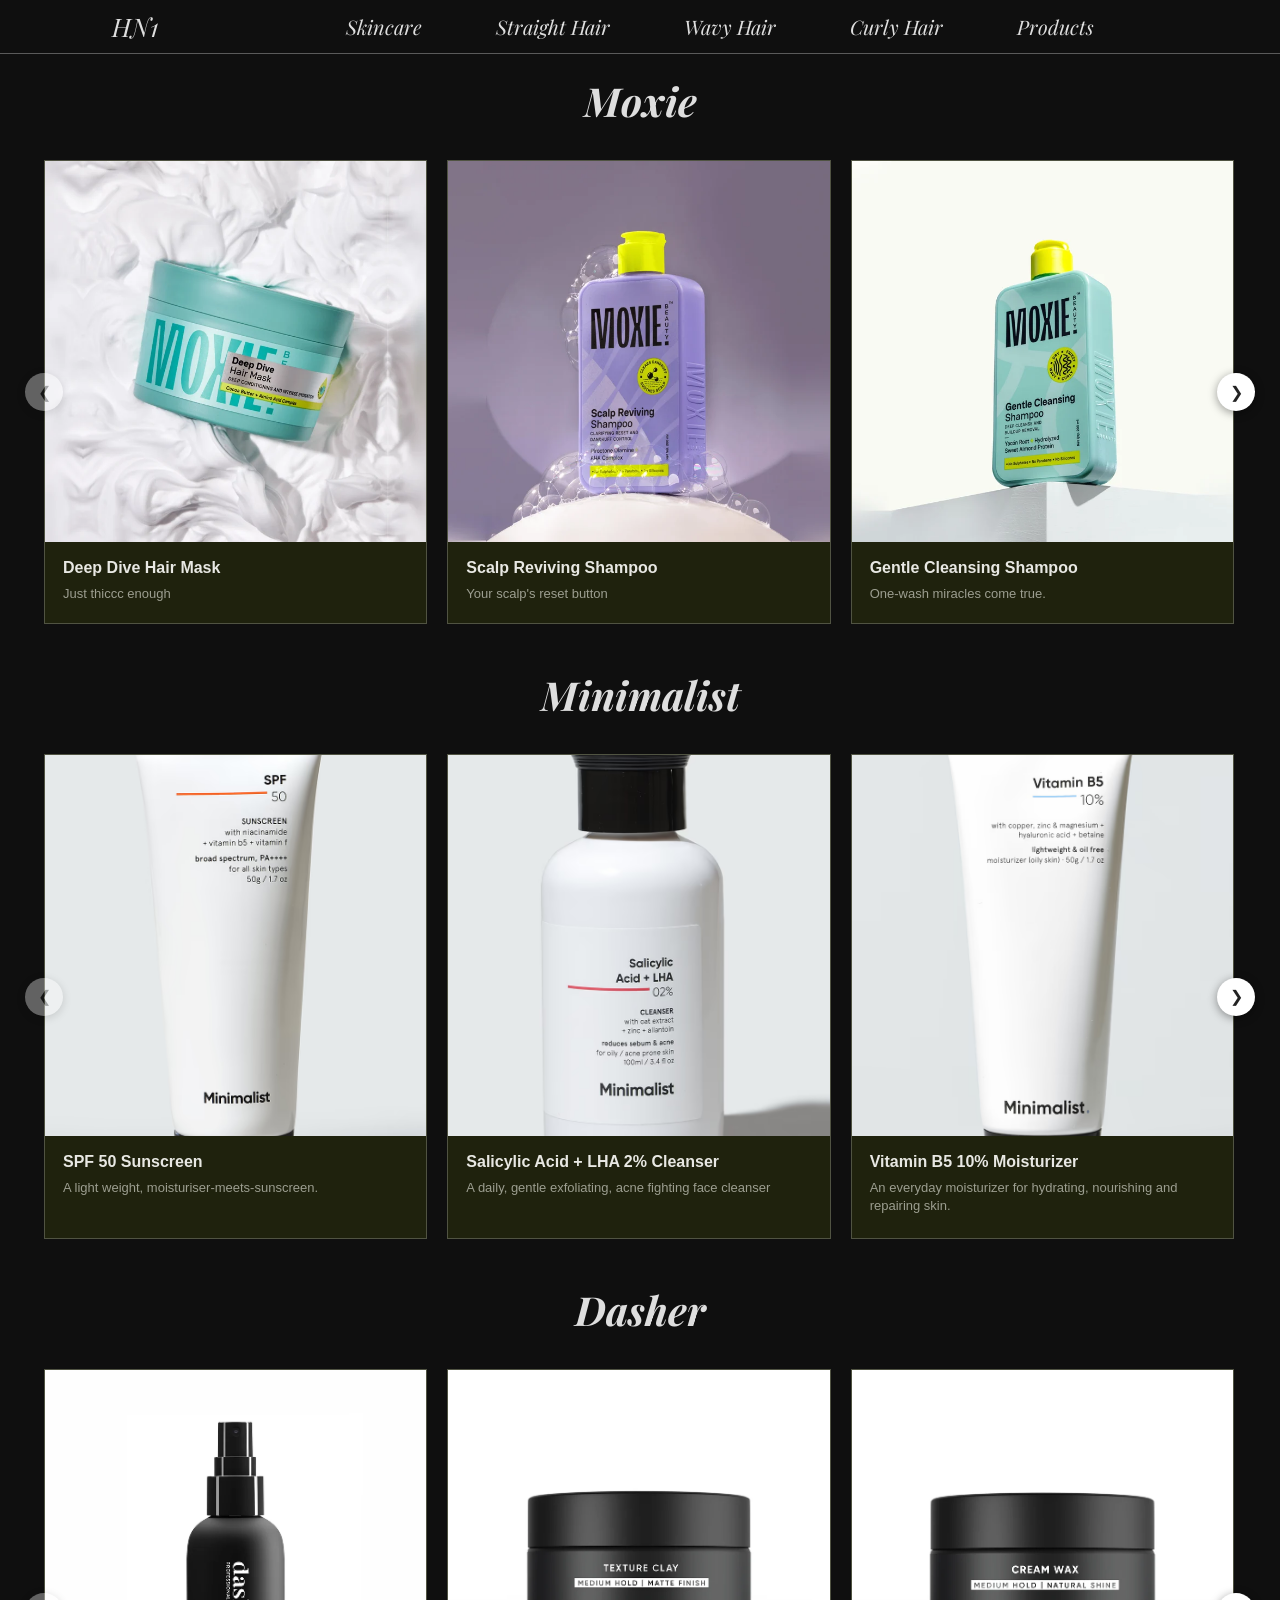
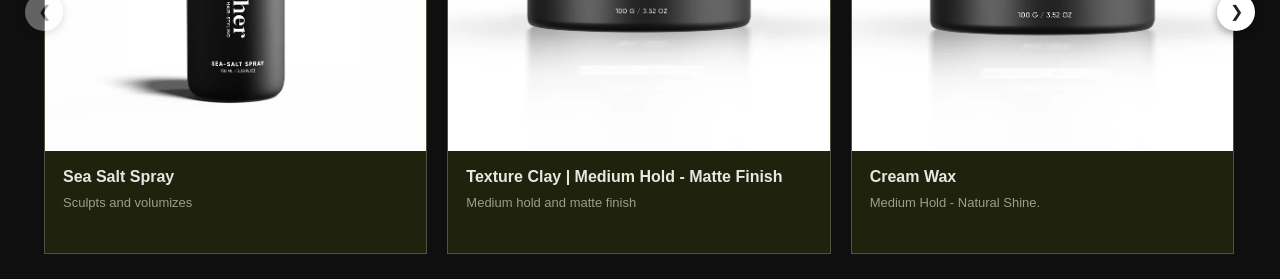
<file: Products/products.html>
<!DOCTYPE html>
<html lang="en">
<head>
    <meta charset="UTF-8">
    <meta name="viewport" content="width=device-width, initial-scale=1.0">
    <title>Products</title>
    <link rel="stylesheet" href="products.css">

    <link rel="preconnect" href="https://fonts.googleapis.com">
    <link rel="preconnect" href="https://fonts.gstatic.com" crossorigin>
    <link href="https://fonts.googleapis.com/css2?family=Inter:ital,opsz,wght@0,14..32,100..900;1,14..32,100..900&family=Josefin+Sans:ital,wght@0,100..700;1,100..700&family=Lato:ital,wght@0,100;0,300;0,400;0,700;0,900;1,100;1,300;1,400;1,700;1,900&family=Playfair+Display+SC:ital,wght@0,400;0,700;0,900;1,400;1,700;1,900&family=Playfair+Display:ital,wght@0,400..900;1,400..900&family=Roboto:ital,wght@0,100..900;1,100..900&display=swap" rel="stylesheet">
</head>
<body>
    
    <nav class="navbar bodyhehe">
      <button class="menu-toggle" aria-label="Toggle navigation">
       ☰
      </button>

      <div class="brandMark">
         <a href="../index.html">HN1</a>
      </div>
      <ul class="nav-links">
         <li><a href="../Skincare/skincare.html">Skincare</a></li>
         <li><a href="../Straight-hair/straightHair.html">Straight Hair</a></li>
         <li><a href="../Wavy-hair/wavyHair.html">Wavy Hair</a></li>
         <li><a href="../Curly-hair/curlyHair.html">Curly Hair</a></li>
         <li><a href="products.html">Products</a></li>
      </ul>
   </nav>

<!-- 1st brand -->
   <div class="header-brand-name bodyhehe first-brand">
      <div class="mini-div">
        <h1 class="playfair"><a href="https://moxiebeauty.in/" target="_blank">Moxie</a></h1> 
      </div>
   </div>


<div class="ps-wrapper bodyhehe first-brand">
  <!-- Left Navigation Button -->
  <button class="ps-nav-btn ps-prev" id="psPrevBtn" aria-label="Previous Slide" disabled>
    &#10094;
  </button>

  <!-- Slider Track -->
  <div class="ps-track" id="psTrack">
    
    <!-- CARD 1 -->
    <div class="ps-card">
      <a href="https://moxiebeauty.in/products/deep-dive-hair-mask" class="ps-image-box">
        <img src="moxie/deepDiveHairmask.png" alt="Flexi Styling Serum Gel" />
      </a>
      <div class="ps-body">
        <a href="https://moxiebeauty.in/products/deep-dive-hair-mask" class="ps-title-link">Deep Dive Hair Mask</a>
        <p class="ps-subtext">Just thiccc enough</p>
      </div>
    </div>

    <!-- CARD 2 -->
    <div class="ps-card">
      <a href="https://moxiebeauty.in/products/scalp-reviving-shampoo" class="ps-image-box">
        <img src="moxie/scalp-reviving-smapoo.png" alt="Super Defining Curl Cream" />
      </a>
      <div class="ps-body">
        <a href="https://moxiebeauty.in/products/scalp-reviving-shampoo" class="ps-title-link">Scalp Reviving Shampoo</a>
        <p class="ps-subtext">Your scalp's reset button</p>
      </div>
    </div>

    <!-- CARD 3 -->
    <div class="ps-card">
      <a href="https://moxiebeauty.in/products/gentle-cleansing-shampoo" class="ps-image-box">
        <img src="moxie/shmapoo.png" alt="Curly Essential Trio" />
      </a>
      <div class="ps-body">
        <a href="https://moxiebeauty.in/products/gentle-cleansing-shampoo" class="ps-title-link">Gentle Cleansing Shampoo</a>
        <p class="ps-subtext">One-wash miracles come true.</p>
      </div>
    </div>

    <!-- CARD 4 -->
    <div class="ps-card">
      <a href="https://moxiebeauty.in/products/cocoa-hemp-almond-hair-oil" class="ps-image-box">
        <img src="moxie/oil.png" alt="Deep Dive Hair Mask" />
      </a>
      <div class="ps-body">
        <a href="https://moxiebeauty.in/products/cocoa-hemp-almond-hair-oil" class="ps-title-link">Oil Mighty Strengthening Hair Oil</a>
        <p class="ps-subtext">Strong hair is your crown</p>
      </div>
    </div>

    <!-- CARD 5 (Extra card for sliding) -->
    <div class="ps-card">
      <a href="https://moxiebeauty.in/products/daily-calming-leave-on-serum" class="ps-image-box">
        <img src="moxie/lev-in-serum.png" alt="The Headliner Wax Stick" />
      </a>
      <div class="ps-body">
        <a href="https://moxiebeauty.in/products/daily-calming-leave-on-serum" class="ps-title-link">Daily Calming Leave On Serum</a>
        <p class="ps-subtext">Relief that lasts, care that protects</p>
      </div>
    </div>

    <!-- CARD 6 -->
    <div class="ps-card">
      <a href="https://moxiebeauty.in/products/hyaluronic-acid-hair-serum" class="ps-image-box">
        <img src="moxie/acidHairSerum.png" alt="The Headliner Wax Stick" />
      </a>
      <div class="ps-body">
        <a href="https://moxiebeauty.in/products/hyaluronic-acid-hair-serum" class="ps-title-link">Hyaluronic Acid Hair Serum</a>
        <p class="ps-subtext">Sleek finish and all-day strong hold</p>
      </div>
    </div>

  </div>

  <!-- Right Navigation Button -->
  <button class="ps-nav-btn ps-next" id="psNextBtn" aria-label="Next Slide">
    &#10095;
  </button>
</div>


<!-- 2nd brand -->

   <div class="header-brand-name bodyhehe first-brand">
      <h1 class="playfair"><a href="https://beminimalist.co/" target="_blank">Minimalist</a></h1>
   </div>


<div class="ps-wrapper bodyhehe first-brand">
  <!-- Left Navigation Button -->
  <button class="ps-nav-btn ps-prev" id="psPrevBtn" aria-label="Previous Slide" disabled>
    &#10094;
  </button>

  <!-- Slider Track -->
  <div class="ps-track" id="psTrack">
    
    <!-- CARD 1 -->
    <div class="ps-card">
      <a href="https://beminimalist.co/collections/all-products/products/multi-vitamin-spf-50" class="ps-image-box">
        <img src="minimalist/suncreen.png" alt="Flexi Styling Serum Gel" />
      </a>
      <div class="ps-body">
        <a href="https://beminimalist.co/collections/all-products/products/multi-vitamin-spf-50" class="ps-title-link">SPF 50 Sunscreen</a>
        <p class="ps-subtext">A light weight, moisturiser-meets-sunscreen.</p>
      </div>
    </div>

    <!-- CARD 2 -->
    <div class="ps-card">
      <a href="https://beminimalist.co/collections/all-products/products/salicylic-lha-2-cleanser" class="ps-image-box">
        <img src="minimalist/salicylic-acid.png" alt="Super Defining Curl Cream" />
      </a>
      <div class="ps-body">
        <a href="https://beminimalist.co/collections/all-products/products/salicylic-lha-2-cleanser" class="ps-title-link">Salicylic Acid + LHA 2% Cleanser</a>
        <p class="ps-subtext">A daily, gentle exfoliating, acne fighting face cleanser</p>
      </div>
    </div>

    <!-- CARD 3 -->
    <div class="ps-card">
      <a href="https://beminimalist.co/collections/all-products/products/vitamin-b5-10-moisturizer" class="ps-image-box">
        <img src="minimalist/vitaminB5.png" alt="Curly Essential Trio" />
      </a>
      <div class="ps-body">
        <a href="https://beminimalist.co/collections/all-products/products/vitamin-b5-10-moisturizer" class="ps-title-link">Vitamin B5 10% Moisturizer</a>
        <p class="ps-subtext">An everyday moisturizer for hydrating, nourishing and repairing skin.</p>
      </div>
    </div>

    <!-- CARD 4 -->
    <div class="ps-card">
      <a href="https://beminimalist.co/collections/all-products/products/vitamin-c-ethyl-ascorbic-acid-10-acetyl-glucosamine-1" class="ps-image-box">
        <img src="minimalist/vitaminC.png" alt="Deep Dive Hair Mask" />
      </a>
      <div class="ps-body">
        <a href="https://beminimalist.co/collections/all-products/products/vitamin-c-ethyl-ascorbic-acid-10-acetyl-glucosamine-1" class="ps-title-link">Vitamin C 10% Face Serum</a>
        <p class="ps-subtext">A glow-boosting daily serum</p>
      </div>
    </div>

    <!-- CARD 5 -->
    <div class="ps-card">
      <a href="https://beminimalist.co/collections/all-products/products/pha-3-biotic-toner" class="ps-image-box">
        <img src="minimalist/poly-acid.png" alt="The Headliner Wax Stick" />
      </a>
      <div class="ps-body">
        <a href="https://beminimalist.co/collections/all-products/products/pha-3-biotic-toner" class="ps-title-link">Polyhydroxy Acid (PHA) 3% Face Toner</a>
        <p class="ps-subtext">A daily, gentle exfoliating, pH balancing, pore tightening & skin hydrating toner</p>
      </div>
    </div>

    <!-- CARD 6 -->
    <div class="ps-card">
      <a href="https://beminimalist.co/collections/all-products/products/maleic-bond-repair-complex-3-5-shampoo" class="ps-image-box">
        <img src="minimalist/bond-repair.png" alt="The Headliner Wax Stick" />
      </a>
      <div class="ps-body">
        <a href="https://beminimalist.co/collections/all-products/products/maleic-bond-repair-complex-3-5-shampoo" class="ps-title-link">Maleic Bond Repair Complex 3.5% Hair Shampoo</a>
        <p class="ps-subtext">An everyday Shampoo with Maleic Acid</p>
      </div>
    </div>

  </div>

  <!-- Right Navigation Button -->
  <button class="ps-nav-btn ps-next" id="psNextBtn" aria-label="Next Slide">
    &#10095;
  </button>
</div>


<!-- 3rd brand -->

   <div class="header-brand-name bodyhehe">
      <h1 class="playfair"><a href="https://dasher.co.in/" target="_blank">Dasher</a></h1>
   </div>


<div class="ps-wrapper bodyhehe">
  <!-- Left Navigation Button -->
  <button class="ps-nav-btn ps-prev" id="psPrevBtn" aria-label="Previous Slide" disabled>
    &#10094;
  </button>

  <!-- Slider Track -->
  <div class="ps-track" id="psTrack">
    
    <!-- CARD 1 -->
    <div class="ps-card">
      <a href="https://dasher.co.in/products/sea-salt-spray" class="ps-image-box">
        <img src="dasher/seaSaltSpray.png" alt="Sea Salt Spray" />
      </a>
      <div class="ps-body">
        <a href="https://dasher.co.in/products/sea-salt-spray" class="ps-title-link">Sea Salt Spray</a>
        <p class="ps-subtext">Sculpts and volumizes</p>
      </div>
    </div>

    <!-- CARD 2 -->
    <div class="ps-card">
      <a href="https://dasher.co.in/products/texture-clay-medium-hold-matte-finish" class="ps-image-box">
        <img src="dasher/text-clay.png" alt="Texture Clay" />
      </a>
      <div class="ps-body">
        <a href="https://dasher.co.in/products/texture-clay-medium-hold-matte-finish" class="ps-title-link">Texture Clay | Medium Hold - Matte Finish</a>
        <p class="ps-subtext">Medium hold and matte finish</p>
      </div>
    </div>

    <!-- CARD 3 -->
    <div class="ps-card">
      <a href="https://dasher.co.in/products/cream-wax-medium-hold-natural-shine" class="ps-image-box">
        <img src="dasher/wax.png" alt="Cream Wax" />
      </a>
      <div class="ps-body">
        <a href="https://dasher.co.in/products/cream-wax-medium-hold-natural-shine" class="ps-title-link">Cream Wax</a>
        <p class="ps-subtext">Medium Hold - Natural Shine.</p>
      </div>
    </div>

    <!-- CARD 4 -->
    <div class="ps-card">
      <a href="https://dasher.co.in/products/cream-pomade-medium-hold-medium-shine" class="ps-image-box">
        <img src="dasher/powmade.png" alt="Cream Pomade" />
      </a>
      <div class="ps-body">
        <a href="https://dasher.co.in/products/cream-pomade-medium-hold-medium-shine" class="ps-title-link">Cream Pomade | Medium Hold - Medium Shine</a>
        <p class="ps-subtext">Medium hold and medium shine</p>
      </div>
    </div>

    <!-- CARD 5 (Extra card for sliding) -->
    <div class="ps-card">
      <a href="https://dasher.co.in/products/hair-styling-cream-medium-hold-natural-finish" class="ps-image-box">
        <img src="dasher/cream.png" alt="Hair Styling Cream" />
      </a>
      <div class="ps-body">
        <a href="https://dasher.co.in/products/hair-styling-cream-medium-hold-natural-finish" class="ps-title-link">Hair Styling Cream</a>
        <p class="ps-subtext">Medium Hold - Natural Finish</p>
      </div>
    </div>

  </div>

  <!-- Right Navigation Button -->
  <button class="ps-nav-btn ps-next" id="psNextBtn" aria-label="Next Slide">
    &#10095;
  </button>
</div>



   <script src="../animaSON.js"></script>
   <script src="product-slider.js"></script>
</body>
</html>
</file>
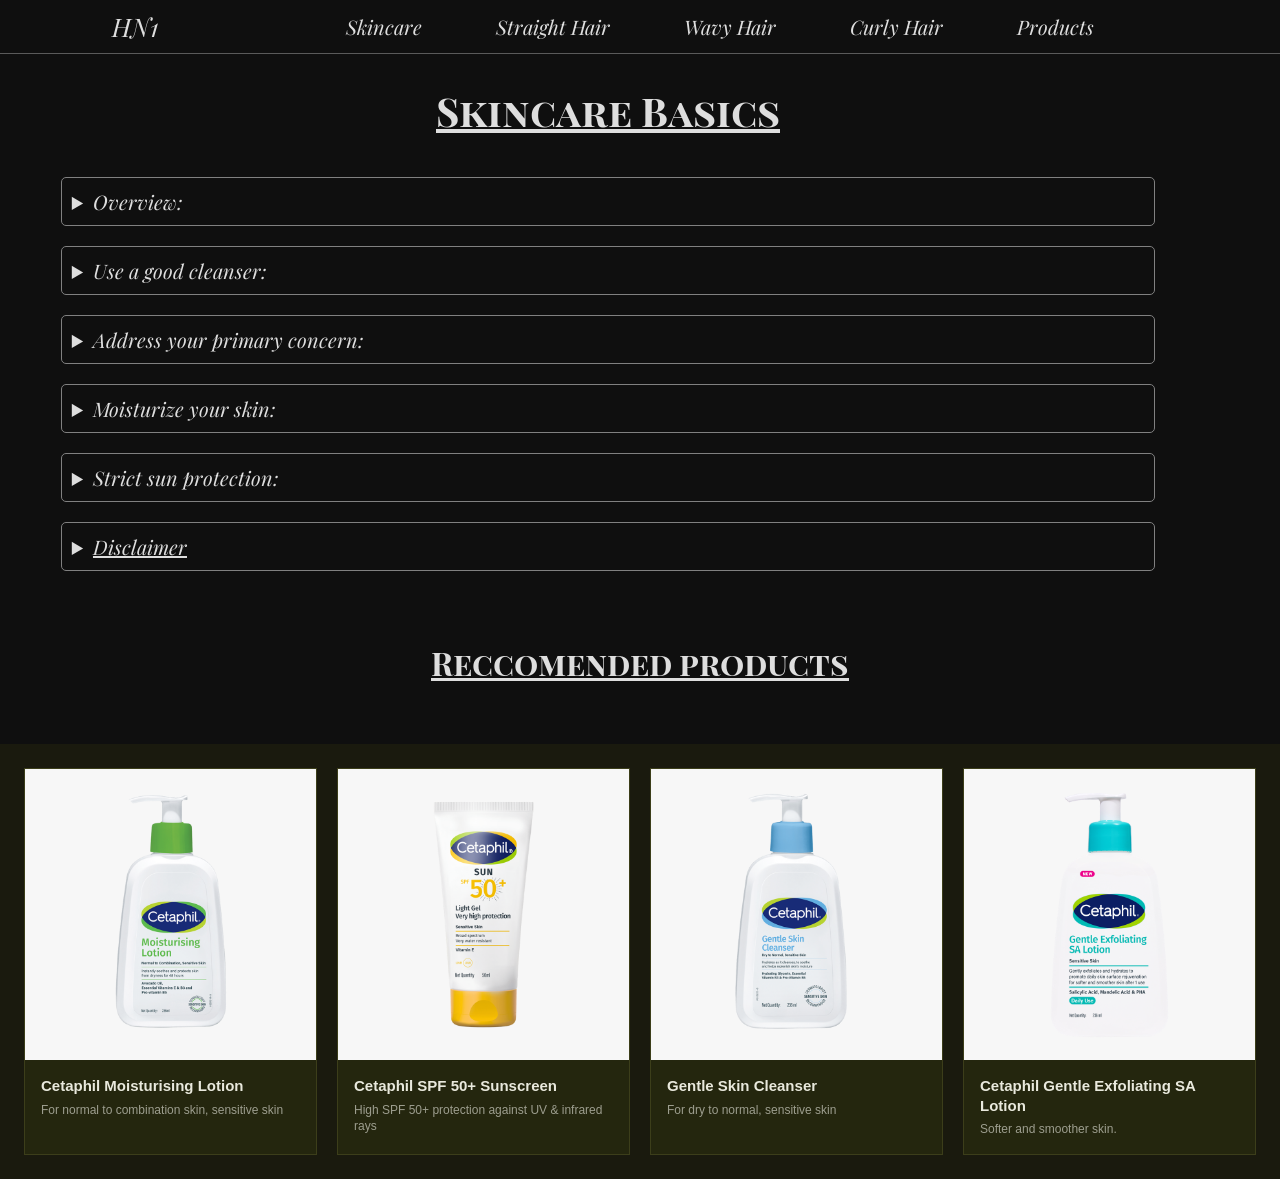
<file: Skincare/skincare.html>
<!DOCTYPE html>
<html lang="en">
<head>
    <meta charset="UTF-8">
    <meta name="viewport" content="width=device-width, initial-scale=1.0">
    <link rel="stylesheet" href="skincare.css">

    <link rel="preconnect" href="https://fonts.googleapis.com">
    <link rel="preconnect" href="https://fonts.gstatic.com" crossorigin>
    <link href="https://fonts.googleapis.com/css2?family=Inter:ital,opsz,wght@0,14..32,100..900;1,14..32,100..900&family=Josefin+Sans:ital,wght@0,100..700;1,100..700&family=Lato:ital,wght@0,100;0,300;0,400;0,700;0,900;1,100;1,300;1,400;1,700;1,900&family=Playfair+Display+SC:ital,wght@0,400;0,700;0,900;1,400;1,700;1,900&family=Playfair+Display:ital,wght@0,400..900;1,400..900&family=Roboto:ital,wght@0,100..900;1,100..900&display=swap" rel="stylesheet">

    <title>Skincare</title>
</head>
<body>

  <nav class="navbar bodyhehe">
      <button class="menu-toggle" aria-label="Toggle navigation">
       ☰
      </button>

      <div class="brandMark">
         <a href="../index.html">HN1</a>
      </div>
      <ul class="nav-links">
         <li><a href="skincare.html">Skincare</a></li>
         <li><a href="../Straight-hair/straightHair.html">Straight Hair</a></li>
         <li><a href="../Wavy-hair/wavyHair.html">Wavy Hair</a></li>
         <li><a href="../Curly-hair/curlyHair.html">Curly Hair</a></li>
         <li><a href= "../Products/products.html">Products</a></li>
      </ul>

   </nav>

    <div id="skincarebasics" class="bodyhehe">
       <div id="skincare-basic"><h1 class="headings">Skincare Basics</h1></div>
        <div id="firstPara" class="paras">
            <details class="detailsIG">
              <summary class="playfair">Overview:</summary>
              <p>
                Routine skincare focuses on keeping it clean, balanced, protected, and free from irritation. Daily skincare increases skin elasticity and regeneration, thus improving overall skin well-being. <br>
                Before diving into a skincare routine, let us take a moment to recognize and comprehend your skin type. The most widely used method is the Baumann Skin type indicator (BSTI), which divides the skin as follows; <br> <br>
                ->Oily or dry <br>
                ->Sensitive or resistant <br>
                ->Pigmented or non-pigmented <br> <br>
                Wrinkled or tight <br>
                Crafting  an effective skincare routine requires customization to accommodate individual factors such as age, skin type, and any underlying skin conditions. <br>
                Ever wondered about the skincare secrets dermatologists swear by to keep their skin glowing? Here, dermatologists spill the beans on essential skincare tips they not only recommend to their patients but also personally use themselves. <br> <br>
              </p>
            </details>

        </div>
        <div id="cleanserPara" class="paras">
            <details class="detailsIG">
              <summary class="playfair">Use a good cleanser:</summary>
              <p>
                Many of the environmental impurities and cosmetic products are not water soluble, so washing the skin with simple water would not be sufficient to remove them. This is where a reliable cleanser steps in to effectively remove these impurities. A fine balance needs to be maintained between skin cleansing and the preservation of its properties. <br> <br>
                A decent cleanser need to be gentle, offer hydrating properties, and be readily removed with water. While selecting a cleanser, choose one based on your skin type. Synthetic detergents (Syndet) and lipid-free cleansers have the least irritancy potential. <br> <br>
                In people with dermatological disorders and sensitive skin, gentle cleansing is important. It is better to avoid classic soaps and cleansers containing alcohol, astringents, and abrasives. A nonionic, fragrance-free dermatologic bar or liquid cleanser with good rinsability is the preferred cleanser. <br> <br>
                It is recommended to cleanse your face twice daily - once in the morning upon waking and again before bedtime. <br> <br>
              </p>
            </details>
        </div>
        <div id="addressConcern" class="paras">
            <details class="detailsIG">
              <summary class="playfair">Address your primary concern:</summary>
              <p>
                Active ingredients are formulated to address specific skin concerns and enhance overall skin health. Depending on your skin concerns, such as acne, dark spots, wrinkles, and pigmentation, you can select specific active ingredients to incorporate into your skincare routine. <br> <br>
                AHA products effectively remove dead skin cells, dirt, and oil build-up, allowing active ingredients to penetrate deeply and work. BHAs can enhance hydration and promote a more even skin tone. BHA products also reduce the appearance of blemishes and unclog pores. <br> <br>
                Retinol has been clinically proven to speed up cellular turnover while slowing down the breakdown of collagen in the skin. This results in the reduction of fine lines and wrinkles, ultimately improving the overall appearance and texture of the skin. <br> <br>
                Do not combine two or more acids within the same session, resulting in severe irritation. Similarly, certain combinations will render one or more ingredients ineffective. Exercise caution when trying products on acne-prone or sensitive skin as these could potentially cause irritation or exacerbate acne. Before trying out active skincare ingredients, always consult a dermatologist who can assess your skin and recommend the most effective options tailored to your needs. <br> <br>
              </p>
            </details>
        </div>
        <div id="moisturize" class="paras">
            <details class="detailsIG">
              <summary class="playfair">Moisturize your skin:</summary>
              <p>
                Hydration smoothens the skin surface and also makes the skin soft, more flexible, and adaptable. Including a quality moisturizer in your skincare routine is essential. Various formulations of moisturizers are available in the market. A gel is water-based and tends to feel lighter on the skin than a lotion. A cream is thicker and has higher oil content than a lotion and gel, making it more hydrating. An ointment is the thickest of all, making it the most effective in remedying dry skin. <br> <br>
                Choosing the right moisturizer depends on your skin type and the severity of dryness you are experiencing. <br> <br>
                <span class="skin-type boldOfYou">Normal skin:</span> If you're experiencing seasonal dryness in otherwise normal skin, lotion is sufficient for most younger people. <br> <br>
                <span class="skin-type boldOfYou">Dry skin:</span> If your skin tends to be dry, creams are going to add more moisture to the skin and preserve more water <br> <br>
                <span class="skin-type boldOfYou">Oily skin:</span> For people with shiny and greasy skin, It is suggested to skip moisturizer altogether or choose a lighter option like gel. <br> <br>
                <span class="skin-type boldOfYou">Combination skin:</span> If your skin is dry in some areas and oily in others, moisturize the dry spots and skip the oily areas. <br> <br>
                For optimal hydration, apply moisturizer immediately after showering or wetting your skin. Moisturizers are more effective when applied to damp skin, as they help trap moisture and prevent evaporation, keeping the skin well-hydrated. <br> <br>
                You need to choose moisturizers depending on the site of application <br> <br>
                <span class="boldOfYou">Facial moisturizers:</span> facial moisturizers play a distinct role in daily skincare routines. They're formulated to be non-greasy and non-comedogenic, prioritizing aesthetics and delivering maximum skin benefits. Silicone-based derivatives are particularly suitable for oily skin types. <br> <br>
              </p>
            </details>

        </div>
        <div id="sun-protection" class="paras">
            <details class="detailsIG">
              <summary class="playfair">Strict sun protection:</summary>
              <p>
                It's essential to safeguard your skin from the sun's harmful rays by seeking shade when possible, wearing sun-protective clothing, and consistently applying broad-spectrum sunscreen. These practices should be integrated into your daily routine, irrespective of your skin tone.  For the best protection, apply a broad-spectrum, water-resistant sunscreen with an SPF of 30 or higher to all skin not covered by clothing. <br> <br>
                Since no sunscreen can block 100% of the sun's UV rays, it's also important to seek shade and wear sun-protective clothing when outdoors, a wide-brimmed hat, and sunglasses with UV protection, when possible. Like any other skincare product, you should use a sunscreen formulated for your skin type. If you have oily acne-prone skin, look for a non-comedogenic gel-based sunscreen. Women with darker skin tones may prefer tinted sunscreen options. Many tinted sunscreens are formulated to avoid leaving a white cast on the skin. <br> <br>
                Sunscreen should be applied on the skin after other skin care products and beneath your makeup. Always remember to apply sunscreen at least 30 minutes before heading outdoors.  It should be reapplied every 2 hours, and after swimming, vigorous activity, excessive perspiration, or toweling. <br> <br>
              </p>
            </details>
        </div>

        <div class="paras">
          <details class="detailsIG">
            <summary class="playfair"><span id="disclaimer">Disclaimer</span></summary>
              <p> This article is only for general patient information and is not intended for self medication. There is no legal liability of IADVL arising out of any adverse consequence to the patient. Subsequent to its use for self treatment of the disease images adjust for the depiction of the condition and is not to be used for any other purpose.</p>
          </details>
        </div>
    </div>



 
    <div class="diddy bodyhehe"> 
      <h1 class="headings">Reccomended products</h1>
    </div>


<div class="card-grid bodyhehe">
  <!-- Card 1 -->
  <div class="product-card">
    <div class="card-image-wrapper">
      <img src="moisturising-lotion.png" alt="Cetaphil Moisturising Lotion">
    </div>
    
    <div class="card-info">
      <h3>
        <a href="https://www.cetaphil.in/products-1/cetaphil-moisturising-lotion/8906005271623.html" target="_blank" class="product-title">
          Cetaphil Moisturising Lotion
        </a>
      </h3>
      <p class="product-subtext">For normal to combination skin, sensitive skin</p>
    </div>
  </div>

  <!-- Card 2 -->
  <div class="product-card">
    <div class="card-image-wrapper">
      <!-- <span class="badge">♡ HOT DROP</span> -->
      <img src="sunscreen.png" alt="Cetaphil SPF 50+ Sunscreen">
      <!-- <div class="banner">NEW LAUNCH</div> -->
    </div>
    
    <div class="card-info">
      <h3>
        <a href="https://www.cetaphil.in/sunscreens/cetaphil-spf-50%2B-sunscreen/3499320013192.html" target="_blank" class="product-title">
          Cetaphil SPF 50+ Sunscreen
        </a>
      </h3>
      <p class="product-subtext">High SPF 50+ protection against UV & infrared rays</p>
    </div>
  </div>

  <!-- Card 3 -->
  <div class="product-card">
    <div class="card-image-wrapper">
      <!-- <span class="badge">♡ HOT DROP</span> -->
      <img src="cleanser.png" alt="Gentle Skin Cleanser">
      <!-- <div class="banner">NEW LAUNCH</div> -->
    </div>
    
    <div class="card-info">
      <h3>
        <a href="https://www.cetaphil.in/products/cleansers/gentle-skin-cleanser/8906005274105.html" target="_blank" class="product-title">
          Gentle Skin Cleanser
        </a>
      </h3>
      <p class="product-subtext">For dry to normal, sensitive skin</p>
    </div>
  </div>

  <!-- Card 4 -->
  <div class="product-card">
    <div class="card-image-wrapper">
      <!-- <span class="badge">♡ HOT DROP</span> -->
      <img src="exfoliating-lotion.png" alt="Cetaphil Gentle Exfoliating SA Lotion">
      <!-- <div class="banner">NEW LAUNCH</div> -->
    </div>
    
    <div class="card-info">
      <h3>
        <a href="https://www.cetaphil.in/products/product-categories/cetaphil-gentle-exfoliating-sa-lotion/3499320017282.html" target="_blank" class="product-title">
          Cetaphil Gentle Exfoliating SA Lotion
        </a>
      </h3>
      <p class="product-subtext">Softer and smoother skin.</p>
    </div>
  </div>
</div>


<script src="../animaSON.js"></script>

</body>
</html>
</file>
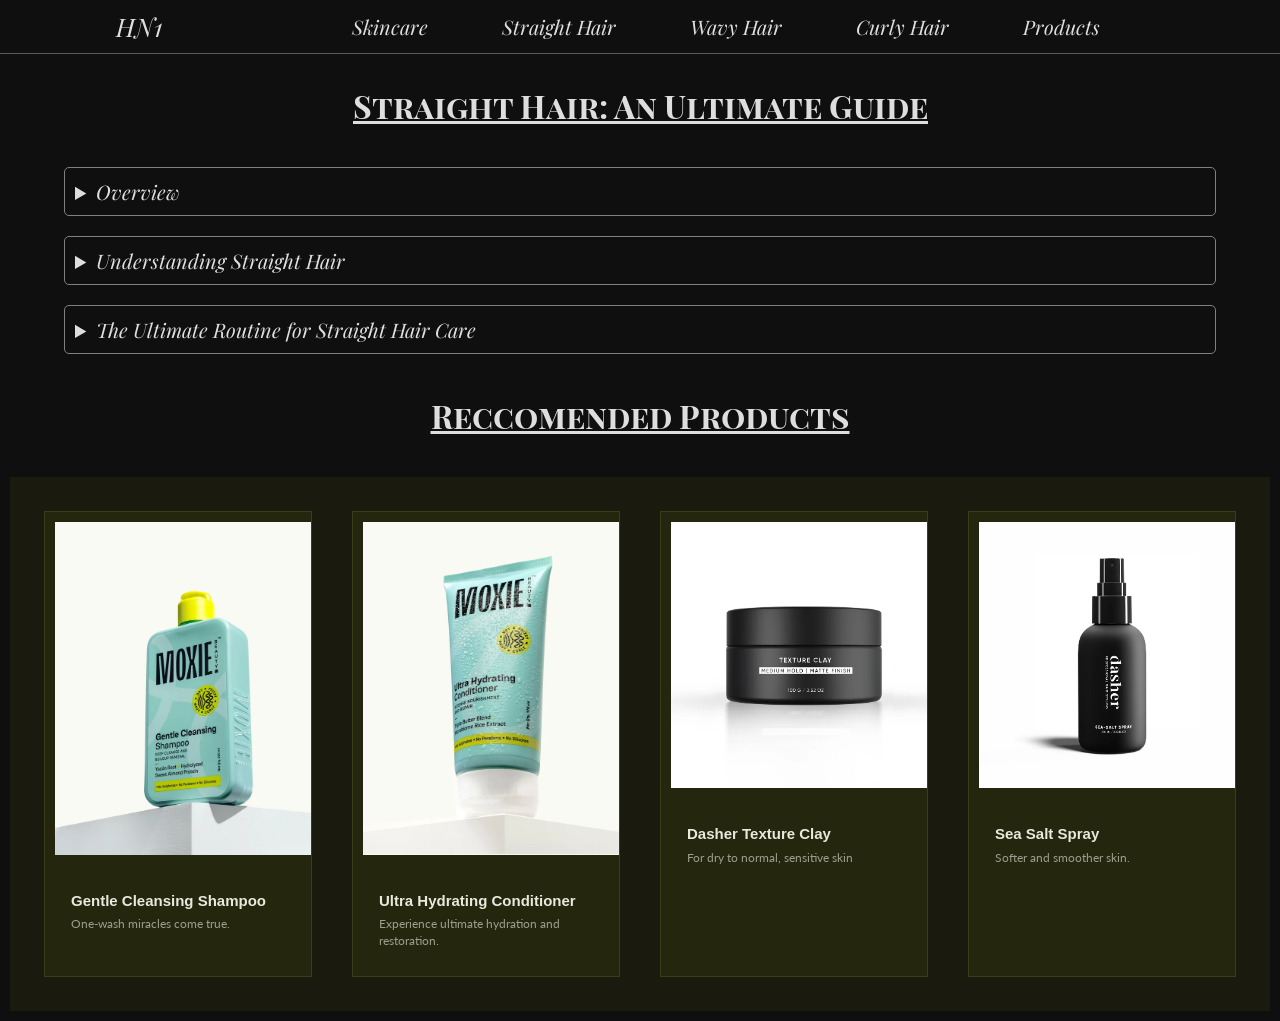
<file: Straight-hair/straightHair.html>
<!DOCTYPE html>
<html lang="en">
<head>
    <meta charset="UTF-8">
    <meta name="viewport" content="width=device-width, initial-scale=1.0">
    <title>Straight Hairs</title>
    <link rel="stylesheet" href="straightHair.css">

    <link rel="preconnect" href="https://fonts.googleapis.com">
    <link rel="preconnect" href="https://fonts.gstatic.com" crossorigin>
    <link href="https://fonts.googleapis.com/css2?family=Inter:ital,opsz,wght@0,14..32,100..900;1,14..32,100..900&family=Josefin+Sans:ital,wght@0,100..700;1,100..700&family=Lato:ital,wght@0,100;0,300;0,400;0,700;0,900;1,100;1,300;1,400;1,700;1,900&family=Playfair+Display+SC:ital,wght@0,400;0,700;0,900;1,400;1,700;1,900&family=Playfair+Display:ital,wght@0,400..900;1,400..900&family=Roboto:ital,wght@0,100..900;1,100..900&display=swap" rel="stylesheet">

</head>
<body>


  <nav class="navbar bodyhehe">

      <button class="menu-toggle" aria-label="Toggle navigation">
       ☰
      </button>

      <div class="brandMark">
         <a href="../index.html">HN1</a>
      </div>
      <ul class="nav-links">
         <li><a href="../Skincare/skincare.html">Skincare</a></li>
         <li><a href="../Straight-hair/straightHair.html">Straight Hair</a></li>
         <li><a href="../Wavy-hair/wavyHair.html">Wavy Hair</a></li>
         <li><a href="../Curly-hair/curlyHair.html">Curly Hair</a></li>
         <li><a href="../Products/products.html">Products</a></li>
      </ul>

   </nav>

    <div class="body">
      <h1 class="mainLine bigLine bodyhehe">Straight Hair: An Ultimate Guide</h1>
      <div id="mainPara" class="paras bodyhehe">
        
          <details class="detailsIG">
            <summary class="playfair">Overview</summary>
            <p>
                Straight hair, with its silky texture and smooth appearance, often garners plenty of admirers. However, its dazzling facade can mask inherent challenges specific to its unique structure. When it comes to understanding how to take care of straight hair, one must first acknowledge its characteristics and unique care needs. Possessing natural straight hair, while undeniably charming, can often lead to struggles with flatness, grease, and lack of volume. These challenges necessitate a tailored hair routine for straight hair. <br> <br>
                Here, we, at Rossano Ferretti Parma, will provide our expert top tips into achieving that sleek, lustrous, and manageable appearance for your straight hair. This ultimate guide will offer insights into cleansing, styling, and protection, giving your straight locks the attention they rightfully deserve. <br> <br>
            </p>
          </details>
      </div>
      <div id="secondPara" class="paras bodyhehe">
          <details class="detailsIG">
            <summary class="playfair">Understanding Straight Hair</summary>
            <p>
                At the microscopic level, the makeup of straight hair reveals fascinating details. Straight hair is characterized by its round cross-sectional shape. This perfect cylindrical structure reflects light evenly, often giving straight hair a natural shine. However, this very architecture is what makes it lie flat against the scalp. Due to its uncurled nature, the sebaceous glands on the scalp can distribute sebum (natural hair oil) evenly across the entire length of the strand. As a result, this even distribution can make the hair appear greasier in a shorter time span compared to curly or wavy types, which prevent oils from traveling as smoothly. <br> <br>
                Furthermore, the smooth, uninterrupted surface of straight hair, while aesthetically pleasing, lacks the twists and turns that provide some natural protection against environmental aggressors. This makes straight hair more vulnerable to external factors, such as pollutants and UV rays. The absence of these protective kinks and curves also means that straight hair is often more susceptible to mechanical damage. This includes breakage from brushing, split ends from tension, and heat damage from styling tools. The continuous shaft, without the buffer of curls or waves, directly bears the brunt of any excessive heat or aggressive styling techniques, leading to potential fragility over time. <br> <br>
            </p>
          </details>
      </div>
      <div id="thirdPara" class="paras bodyhehe">
          <details class="detailsIG">
            <summary class="playfair">The Ultimate Routine for Straight Hair Care</summary>
            <p>
                Establishing a hair routine for straight hair is paramount for several reasons. First and foremost, straight hair, due to its very structure, can quickly appear lacklustre or oily if not maintained properly. A consistent routine ensures that the natural oils produced by the scalp are managed effectively, preserving the hair's innate shine while preventing a greasy appearance. Moreover, straight hair's vulnerability to environmental factors and mechanical damage means it needs regular care to fortify it against these aggressors. A dedicated routine provides the hair with the consistent nourishment and protection it requires. Just as we establish daily habits for our skin, a routine for straight hair ensures its health, resilience, and radiant beauty are maintained over time. <br> <br>
                <span class="smolTitle">Cleansing:</span> One of the fundamental tips for straight hair is to choose a, sulphate-free shampoo designed for the specific needs of your hair type and texture. Over-washing is a common misstep. We recommend washing your hair every 2-3 days to prevent stripping it of its natural oils, which can lead to increased oil production. <br> <br>
                <span class="smolTitle">Bonus tip:</span> If you're battling an oily scalp, consider a dry shampoo crème between washes and a scalp scrub in addition to your usual Rossano Ferretti Parma shampoo to gently exfoliate and remove build-up for a rebalanced and healthy scalp. <br> <br>
                <span class="smolTitle">Conditioning:</span> While shampoo cleanses, a nourishing conditioner or hair mask ensures that your hair remains hydrated. Apply your conditioner or hair mask primarily to the ends, avoiding the roots, to prevent an oily scalp. <br> <br>
                <span class="smolTitle">Choosing the Right Styling Products:</span> Products are the alchemy of a perfect hair routine. For those with straight hair, Rossano Ferretti Parma's Velluto Straightening Serum is an exquisite choice for maintaining your straight style. Infused with a rich blend of natural oils and ingredients, Velluto is a lightweight, silky serum designed to keep frizz at bay and enhance the natural sheen of your locks. <br> <br>
            </p>
          </details>
      </div>
    </div>

    <div class="dih bodyhehe">
        <h1 class="bigLine">Reccomended Products</h1>
    </div>

 <div class="card-grid bodyhehe">
  <!-- Card 1 -->
  <div class="product-card">
    <div class="card-image-wrapper">
      <!-- <span class="badge">♡ MOST RE-ORDERED</span> -->
      <img src="shampoo-straight.png" alt="Gentle Cleansing Shampoo">
      <!-- <div class="banner">2L+ UNITS SOLD</div> -->
    </div>
    
    <div class="card-info">
      <h3>
        <a href="https://moxiebeauty.in/products/gentle-cleansing-shampoo?_pos=1&_sid=a3e8cba34&_ss=r" target="_blank" class="product-title">
          Gentle Cleansing Shampoo
        </a>
      </h3>
      <p class="product-subtext">One-wash miracles come true.</p>
    </div>
  </div>

  <!-- Card 2 -->
  <div class="product-card">
    <div class="card-image-wrapper">
      <!-- <span class="badge">♡ HOT DROP</span> -->
      <img src="conditioner-straight.png" alt="Ultra Hydrating Conditioner">
      <!-- <div class="banner">NEW LAUNCH</div> -->
    </div>
    
    <div class="card-info">
      <h3>
        <a href="https://moxiebeauty.in/products/ultra-hydrating-conditioner?_pos=1&_sid=5f2f14aa5&_ss=r" target="_blank" class="product-title">
          Ultra Hydrating Conditioner
        </a>
      </h3>
      <p class="product-subtext">Experience ultimate hydration and restoration.</p>
    </div>
  </div>

  <!-- Card 3 -->
  <div class="product-card">
    <div class="card-image-wrapper">
      <!-- <span class="badge">♡ HOT DROP</span> -->
      <img src="hairClay.png" alt="Dasher Texture Clay">
      <!-- <div class="banner">NEW LAUNCH</div> -->
    </div>
    
    <div class="card-info">
      <h3>
        <a href="https://dasher.co.in/products/texture-clay-medium-hold-matte-finish?_pos=1&_sid=f3d136df2&_ss=r" target="_blank" class="product-title">
          Dasher Texture Clay
        </a>
      </h3>
      <p class="product-subtext">For dry to normal, sensitive skin</p>
    </div>
  </div>

  <!-- Card 4 -->
  <div class="product-card">
    <div class="card-image-wrapper">
      <!-- <span class="badge">♡ HOT DROP</span> -->
      <img src="seaSaltSpray.png" alt="Sea Salt Spray">
      <!-- <div class="banner">NEW LAUNCH</div> -->
    </div>
    
    <div class="card-info">
      <h3>
        <a href="https://dasher.co.in/products/sea-salt-spray?_pos=1&_psq=sea&_psid=215b61672&_ss=e" target="_blank" class="product-title">
          Sea Salt Spray
        </a>
      </h3>
      <p class="product-subtext">Softer and smoother skin.</p>
    </div>
  </div>
</div>

<script src="../animaSON.js"></script>
</body>
</html>
</file>
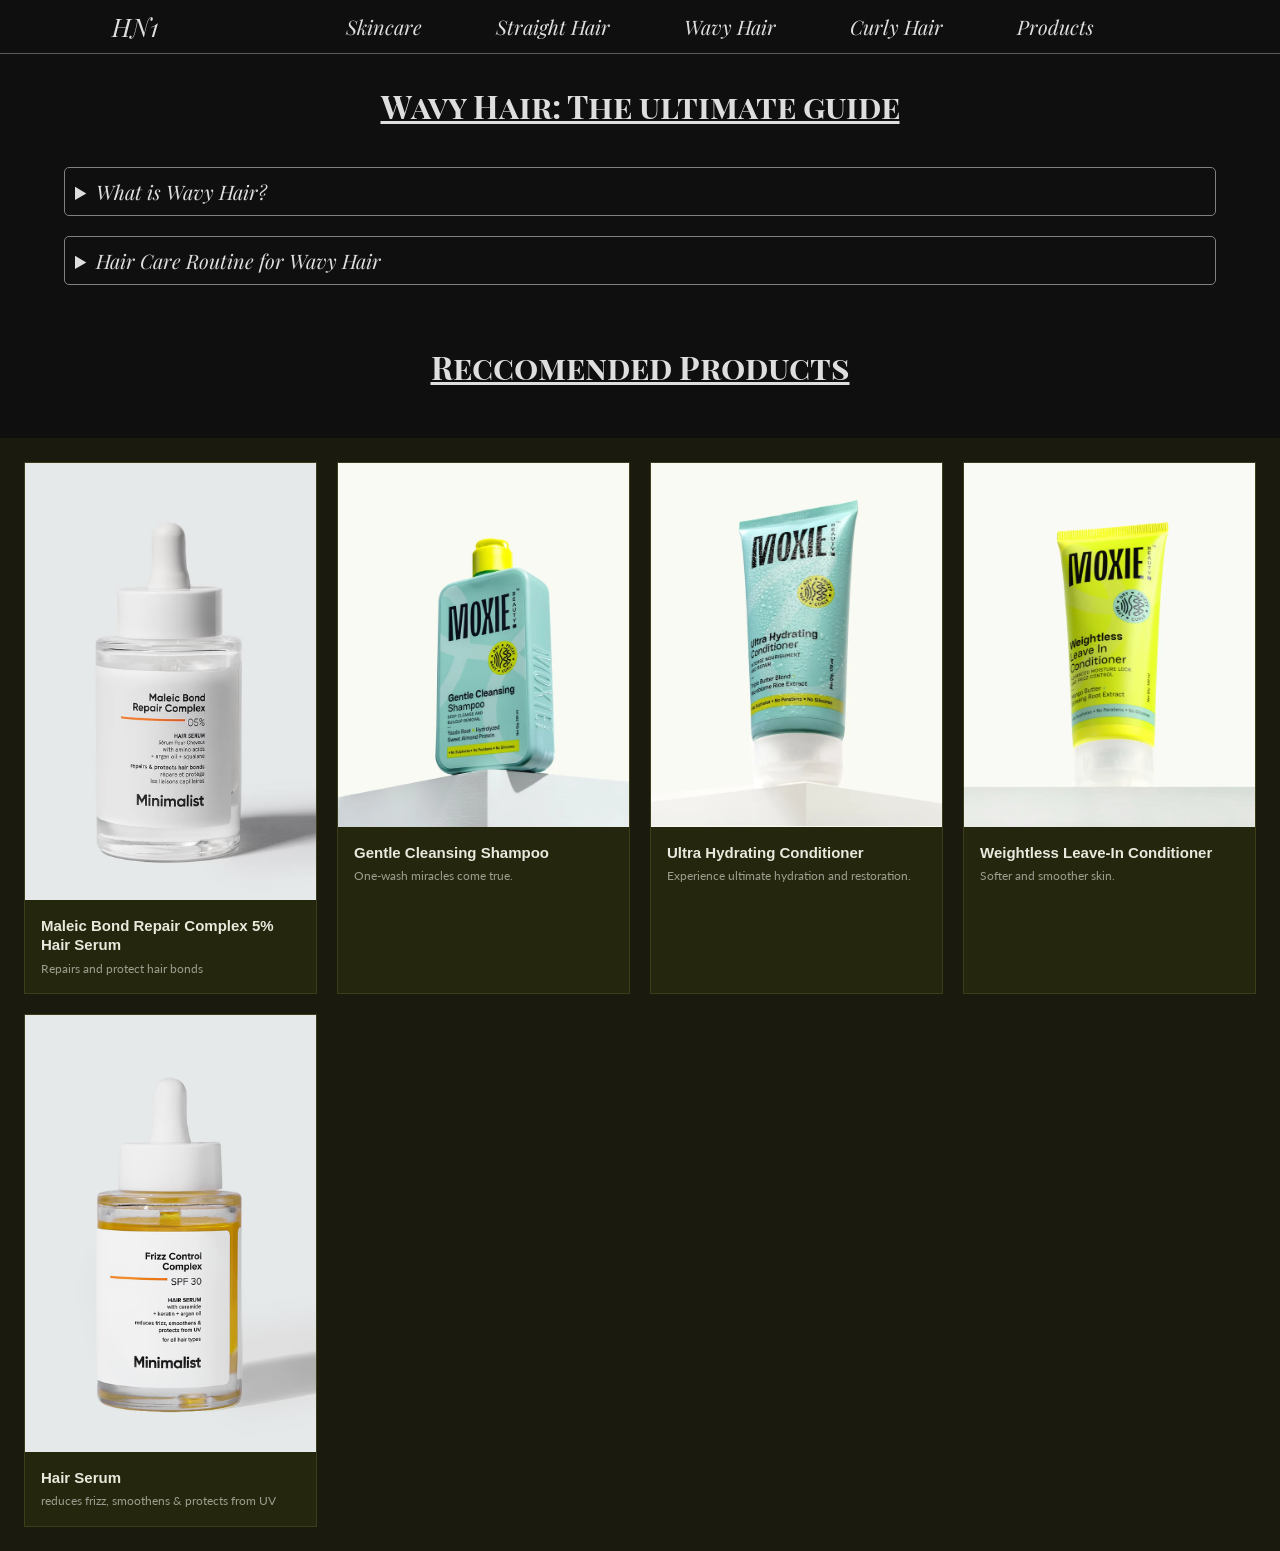
<file: Wavy-hair/wavyHair.html>
<!DOCTYPE html>
<html lang="en">
<head>
    <meta charset="UTF-8">
    <meta name="viewport" content="width=device-width, initial-scale=1.0">
    <title>Wavy Hairs</title>
    <link rel="stylesheet" href="wavyHair.css">

    <link rel="preconnect" href="https://fonts.googleapis.com">
    <link rel="preconnect" href="https://fonts.gstatic.com" crossorigin>
    <link href="https://fonts.googleapis.com/css2?family=Inter:ital,opsz,wght@0,14..32,100..900;1,14..32,100..900&family=Josefin+Sans:ital,wght@0,100..700;1,100..700&family=Lato:ital,wght@0,100;0,300;0,400;0,700;0,900;1,100;1,300;1,400;1,700;1,900&family=Playfair+Display+SC:ital,wght@0,400;0,700;0,900;1,400;1,700;1,900&family=Playfair+Display:ital,wght@0,400..900;1,400..900&family=Roboto:ital,wght@0,100..900;1,100..900&display=swap" rel="stylesheet">
</head>
<body>  

  <nav class="navbar bodyhehe">

      <button class="menu-toggle" aria-label="Toggle navigation">
       ☰
      </button>

      <div class="brandMark">
         <a href="../index.html">HN1</a>
      </div>
      <ul class="nav-links">
         <li><a href="../Skincare/skincare.html">Skincare</a></li>
         <li><a href="../Straight-hair/straightHair.html">Straight Hair</a></li>
         <li><a href="../Wavy-hair/wavyHair.html">Wavy Hair</a></li>
         <li><a href="../Curly-hair/curlyHair.html">Curly Hair</a></li>
         <li><a href="../Products/products.html">Products</a></li>
      </ul>

   </nav>


    <div class="containerBlock bodyhehe">
      <h1 class="bigLine">Wavy Hair: The ultimate guide</h1>
      <div id="mainPara" class="paras">
          <details class="detailsIG">
            <summary class="playfair">What is Wavy Hair?</summary>
            <p>
                Wavy hair is characterized by its natural “S” shape, which falls among straight and curly hair. It's neither absolutely flat nor tightly coiled, making it flexible and smooth to fashion in various methods. Natural wavy hair has quite a few natural textures and body, but it could additionally be prone to frizz, particularly in humid situations, and might once in a while lack definition if not styled in winter. <br> <br>
                There are various tiers of wavy hair, from unfastened beach waves to extra structured waves with a described sample. The texture of a hairstyle for wavy hair can differ based on factors like genetics, hair health, and environmental conditions. The key to handling natural wavy hair is embracing its natural texture while locating the right wavy hair products and techniques to enhance and define it. <br> <br>
            </p>
          </details>
      </div>
      
      <div id="routine" class="paras bodyhehe">
          <details class="detailsIG">
            <summary class="playfair">Hair Care Routine for Wavy Hair</summary>
            <p>Maintaining wavy hair requires a steady ordinary that specializes in hydration, protection, and styling strategies that support the wave pattern. Here's a breakdown of an ideal hair care routine for natural wavy hair: <br><br></p>
          
          <h2 class="big-smol-line">Oiling</h2>
          <p>
              Oiling your hair is a natural step within the care ordinary for wavy hair. It deeply nourishes each of your hair and scalp, making the waves more practicable and shiny. Apply a natural oil which includes coconut oil, argan oil, or olive oil to your hair, focusing on the scalp and the lengths. <br> <br>
      
              Massaging the oil into your scalp facilitates improved movement and promotes hair health. Leave it on for at least 30 minutes or overnight for a deep conditioning remedy. Oiling no longer moisturizes the hair however additionally facilitates taming frizz and enhancing the wave pattern. <br> <br>
          </p>
          <h2 class="big-smol-line">Cleansing</h2>
          <p>
              After oiling, continue with a mild, sulfate-free shampoo for wavy hair to cleanse your hair.  Sulfate-free shampoos help to maintain the herbal oils in your hair, ensuring that your waves live hydrated and defined. It's pleasant to wash your wavy hair 2-3 times in a week to avoid stripping away moisture. <br> <br>
      
              However, feels unfastened to regulate based on your hair's oiliness or styling wishes. When washing, be cognizant of massaging the shampoo into your scalp to put off buildup without disrupting the herbal moisture balance of your waves. <br> <br>
          </p>
          <h2 class="big-smol-line">Conditioning</h2>
          <p>
              Conditioning is crucial for wavy hair as it locks in moisture and saves you frizz. Use a moisturizing conditioner after shampooing to hydrate your hair and preserve softness. Focus on applying the conditioner to the ends of your hair, as this is where dryness is most not unusual. Conditioning facilitates holding the natural soar and texture of your waves. <br> <br>
          </p>
          <h2 class="big-smol-line">Drying</h2>
          <p>
              The manner you dry your hair plays a big function in how your waves will turn out. Instead of rubbing your hair with a towel, which may cause frizz and disrupt the wave pattern, use a microfiber towel or an antique cotton T-shirt to blot out extra moisture. This method is gentler on the hair and reduces friction. <br> <br>
      
              For desired outcomes, let your hair air dry or use a blow dryer with a diffuser attachment. The diffuser helps calmly distribute heat and complements the natural wave sample, minimizing frizz. If you pick out to blow dry, maintain the warmth putting low to avoid drying out your hair. <br> <br>
          </p>
          <h2 class="big-smol-line">Finishing Touches</h2>
          <p>
              Once your hair is dry, practice a lightweight serum, oil, or texturizing spray to add shine and beautify your waves. Be careful no longer to over apply any products, as an excessive amount can weigh your waves down. A light contact is all you want to hold bouncy, healthy waves. <br> <br>
          </p>
        </details>
      </div>
    </div>

    <div class="dih bodyhehe">
        <h1 class="bigLine">Reccomended Products</h1>
    </div>


    <div class="card-grid bodyhehe">
  <!-- Card 1 -->
  <div class="product-card">
    <div class="card-image-wrapper">
      <!-- <span class="badge">♡ MOST RE-ORDERED</span> -->
      <img src="serum-2.png" alt="Maleic Bond Repair Complex 5% Hair Serum">
      <!-- <div class="banner">2L+ UNITS SOLD</div> -->
    </div>
    
    <div class="card-info">
      <h3>
        <a href="https://beminimalist.co/products/maleic-bond-repair-complex-05?variant=45880086757537" target="_blank" class="product-title">
          Maleic Bond Repair Complex 5% Hair Serum
        </a>
      </h3>
      <p class="product-subtext">Repairs and protect hair bonds</p>
    </div>
  </div>

  <!-- Card 2 -->
  <div class="product-card">
    <div class="card-image-wrapper">
      <!-- <span class="badge">♡ HOT DROP</span> -->
      <img src="shampoo.png" alt="Gentle Cleansing Shampoo">
      <!-- <div class="banner">NEW LAUNCH</div> -->
    </div>
    
    <div class="card-info">
      <h3>
        <a href="https://moxiebeauty.in/products/gentle-cleansing-shampoo" target="_blank"class="product-title">
          Gentle Cleansing Shampoo
        </a>
      </h3>
      <p class="product-subtext">One-wash miracles come true.</p>
    </div>
  </div>

  <!-- Card 3 -->
  <div class="product-card">
    <div class="card-image-wrapper">
      <!-- <span class="badge">♡ HOT DROP</span> -->
      <img src="conditioner.png" alt="Ultra Hydrating Conditioner">
      <!-- <div class="banner">NEW LAUNCH</div> -->
    </div>
    
    <div class="card-info">
      <h3>
        <a href="https://moxiebeauty.in/products/ultra-hydrating-conditioner" target="_blank" class="product-title">
          Ultra Hydrating Conditioner
        </a>
      </h3>
      <p class="product-subtext">Experience ultimate hydration and restoration.</p>
    </div>
  </div>

  <!-- Card 4 -->
  <div class="product-card">
    <div class="card-image-wrapper">
      <!-- <span class="badge">♡ HOT DROP</span> -->
      <img src="lev-in-cond.png" alt="Weightless Leave-In Conditioner">
      <!-- <div class="banner">NEW LAUNCH</div> -->
    </div>
    
    <div class="card-info">
      <h3>
        <a href="https://moxiebeauty.in/products/weightless-leave-in-conditioner" target="_blank" class="product-title">
          Weightless Leave-In Conditioner
        </a>
      </h3>
      <p class="product-subtext">Softer and smoother skin.</p>
    </div>
  </div>

  <!-- Card 5 -->
  <div class="product-card">
    <div class="card-image-wrapper">
      <!-- <span class="badge">♡ HOT DROP</span> -->
      <img src="serum.png" alt="Hair Serum">
      <!-- <div class="banner">NEW LAUNCH</div> -->
    </div>
    
    <div class="card-info">
      <h3>
        <a href="https://beminimalist.co/products/frizz-control-complex-spf-30-hair-serum?variant=46694163120289" target="_blank" class="product-title">
          Hair Serum
        </a>
      </h3>
      <p class="product-subtext">reduces frizz, smoothens & protects from UV</p>
    </div>
  </div>
</div>

<script src="../animaSON.js"></script>
</body>
</html>
</file>
<file: index.css>
* {
    padding: 0;
    margin: 0;
    box-sizing: border-box;
}

body {
    background-color: #0f0f0f;
    color: #dedede;

    /* background-image: url(black1.jpg);
    background-repeat: no-repeat;
    background-position: center;
    background-size: cover; */
    

}

.navbar {
  display: flex;
  align-items: center;
  justify-content: space-evenly;

  position: fixed;
  top: 0;
  left: 0;
  width: 100%;         

  background-color: #0f0f0f;

   z-index: 99999;
  box-sizing: border-box;
  
  

  border-bottom: 1px solid rgb(90, 90, 90);

  height: 6vh;

  animation: easeInOnLoad 1.2s cubic-bezier(0.25, 1, 0.5, 1) forwards;

  /* padding: 20px; */
}

.nav-links {
  display: flex;
  align-items: center;
  justify-content: space-evenly;

  width: 70%;

  list-style: none;
}

.nav-links li a {
  text-decoration: none;

  color: #dedede;

  font-family: 'Playfair Display';
  font-style: italic;
  font-weight: 400 900;
  font-display: swap;
  src: url(https://fonts.gstatic.com/s/playfairdisplay/v40/nuFkD-vYSZviVYUb_rj3ij__anPXDTnojUk72xU.woff2) format('woff2');
  unicode-range: U+0102-0103, U+0110-0111, U+0128-0129, U+0168-0169, U+01A0-01A1, U+01AF-01B0, U+0300-0301, U+0303-0304, U+0308-0309, U+0323, U+0329, U+1EA0-1EF9, U+20AB;

  font-size: 20px;
}

.nav-links li {
  transition: transform 0.1s ease;
}

.nav-links li:hover {
  transform: scale(1.15);
}

.brandMark a {
  text-decoration: none;
  color: #dedede;

  font-size: 25px;

  font-family: 'Playfair Display SC';
  font-style: italic;
  font-weight: 400;
  font-display: swap;
  src: url(https://fonts.gstatic.com/s/playfairdisplaysc/v18/ke87OhoaMkR6-hSn7kbHVoFf7ZfgMPr_lbw8HOsyE4s.woff2) format('woff2');
  unicode-range: U+0100-02BA, U+02BD-02C5, U+02C7-02CC, U+02CE-02D7, U+02DD-02FF, U+0304, U+0308, U+0329, U+1D00-1DBF, U+1E00-1E9F, U+1EF2-1EFF, U+2020, U+20A0-20AB, U+20AD-20C4, U+2113, U+2C60-2C7F, U+A720-A7FF;
}

.menu-toggle {
  display: none; 
  background: none;
  border: none;
  color: #fff;
  font-size: 1.8rem;
  cursor: pointer;
}

@media (max-width: 768px) {
  .menu-toggle {
    display: block; 
  }

  .navbar {
    justify-content: flex-start;
  }

  .brandMark {
    width: 80%;
    display: flex;
    justify-content: center;
  }

  .nav-links {
    display: none; 
    flex-direction: column;
    width: 100%;
    background-color: #181818;
    position: fixed;
    top: 60px;
    left: 0;
    text-align: center;
    padding: 1rem 0;

    z-index: 99999;

    animation: easeInOnLoad 1.2s cubic-bezier(0.25, 1, 0.5, 1) forwards;
  }


  .nav-links.active {
    display: flex;
  }

  .nav-links li {
    margin: 0.5rem 0;
  }
}



.bodyhehe {
   opacity: 0;
  transform: translateY(20px);
  transition: opacity 1.5s ease-out, transform 1.5s ease-out;
  will-change: opacity, transform; 

  padding: 30px;
}

.bodyhehe.is-visible {
  opacity: 1;
  transform: translateY(0);
}

.heroSection {
  display: flex;
  align-items: center;
  justify-content: center;
  height: 200px;
  width: 100%;
  pointer-events: none; 

  

  height: 95vh;

  animation: easeInOnLoad 1.2s cubic-bezier(0.25, 1, 0.5, 1) forwards;


}

@keyframes easeInOnLoad {
  from {
    opacity: 0;
    transform: translateY(20px); 
  }
  to {
    opacity: 1;
    transform: translateY(0);
  }
}

.fade-in-scroll {
  animation: revealOnScroll linear both;
  animation-timeline: view();
  animation-range: entry 10% cover 40%;
}

/* Scroll animation keyframes */
@keyframes revealOnScroll {
  from {
    opacity: 0;
    transform: translateY(30px);
  }
  to {
    opacity: 1;
    transform: translateY(0);
  }
}

.headLine {
    font-size: 5rem;
    margin: 10px;

    font-family: 'Playfair Display SC';
  font-style: normal;
  font-weight: 400;
  font-display: swap;
  src: url(https://fonts.gstatic.com/s/playfairdisplaysc/v18/ke87OhoaMkR6-hSn7kbHVoFf7ZfgMPr_lbw8HOsyE4s.woff2) format('woff2');
  unicode-range: U+0100-02BA, U+02BD-02C5, U+02C7-02CC, U+02CE-02D7, U+02DD-02FF, U+0304, U+0308, U+0329, U+1D00-1DBF, U+1E00-1E9F, U+1EF2-1EFF, U+2020, U+20A0-20AB, U+20AD-20C4, U+2113, U+2C60-2C7F, U+A720-A7FF;

  font-style: italic;
}

.secondHLine {
    font-size: 4rem;
    margin: 10px;

    font-family: 'Playfair Display';
  font-style: normal;
  font-weight: 400 900;
  font-display: swap;
  src: url(https://fonts.gstatic.com/s/playfairdisplay/v40/nuFkD-vYSZviVYUb_rj3ij__anPXDTnojUk72xU.woff2) format('woff2');
  unicode-range: U+0102-0103, U+0110-0111, U+0128-0129, U+0168-0169, U+01A0-01A1, U+01AF-01B0, U+0300-0301, U+0303-0304, U+0308-0309, U+0323, U+0329, U+1EA0-1EF9, U+20AB;


}

#mog {
    font-style: italic;
    text-decoration: underline;
}



#link {
  margin: 10px;
  font-size: 50px;
}

#skincare-advise {
  background-color: #96634e;
}


#haircare {
  margin: 10px;
  font-size: 50px;
}

.divThatContainsLooinkers {
  display: flex;
  align-items: center;
  justify-content: center;
  flex-direction: column;
}

.haircare-div {
  margin-top: 40px;
  margin-bottom: 40px;

  display: flex;
  align-items: center;
  justify-content: center;

  width: 80%;
  height: 100px;

  border-radius: 5px;
}

#straight-hair {
  background-color: #372414;
}

#wavy-hair {
  background-color: #ca8f55;
}

#curly-hair {
  background-color: #1b314c;
}

#haircare-basics {
  /* margin: 10px; */
  font-size: large;
  /* border-radius: 10px; */
}

#basics {
  font-size: 50px;

}

.josephSans {
  font-family: 'Playfair Display';
  font-style: italic;
  font-weight: 100 700;
  font-display: swap;
  src: url(https://fonts.gstatic.com/s/playfairdisplaysc/v18/ke87OhoaMkR6-hSn7kbHVoFf7ZfgMPr_lbw8HOsyE4s.woff2) format('woff2');
  unicode-range: U+0100-02BA, U+02BD-02C5, U+02C7-02CC, U+02CE-02D7, U+02DD-02FF, U+0304, U+0308, U+0329, U+1D00-1DBF, U+1E00-1E9F, U+1EF2-1EFF, U+2020, U+20A0-20AB, U+20AD-20C4, U+2113, U+2C60-2C7F, U+A720-A7FF;

  display: inline-block;
  transition: transform 0.1s ease;
  
  cursor: pointer;

  font-size: 100px;
  color: #dedede;
  text-decoration: none;
}

.josephSans:hover {
  transform: scale(1.15);
}




.playfairSC {
  font-family: 'Playfair Display SC';
  font-style: normal;
  font-weight: 700;
  font-display: swap;
  src: url(https://fonts.gstatic.com/s/playfairdisplaysc/v18/ke87OhoaMkR6-hSn7kbHVoFf7ZfgMPr_lbw8HOsyE4s.woff2) format('woff2');
  unicode-range: U+0100-02BA, U+02BD-02C5, U+02C7-02CC, U+02CE-02D7, U+02DD-02FF, U+0304, U+0308, U+0329, U+1D00-1DBF, U+1E00-1E9F, U+1EF2-1EFF, U+2020, U+20A0-20AB, U+20AD-20C4, U+2113, U+2C60-2C7F, U+A720-A7FF;

  text-decoration: underline;
}

.playfair {
  font-family: 'Playfair Display';
  font-style: italic;
  font-weight: 400 900;
  font-display: swap;
  src: url(https://fonts.gstatic.com/s/playfairdisplay/v40/nuFkD-vYSZviVYUb_rj3ij__anPXDTnojUk72xU.woff2) format('woff2');
  unicode-range: U+0102-0103, U+0110-0111, U+0128-0129, U+0168-0169, U+01A0-01A1, U+01AF-01B0, U+0300-0301, U+0303-0304, U+0308-0309, U+0323, U+0329, U+1EA0-1EF9, U+20AB;
}

p {
  font-family: 'Lato';
  font-style: normal;
  font-weight: 400;
  font-display: swap;
  src: url(https://fonts.gstatic.com/s/lato/v25/S6u9w4BMUTPHh50XSwaPGR_p.woff2) format('woff2');
  unicode-range: U+0100-02BA, U+02BD-02C5, U+02C7-02CC, U+02CE-02D7, U+02DD-02FF, U+0304, U+0308, U+0329, U+1D00-1DBF, U+1E00-1E9F, U+1EF2-1EFF, U+2020, U+20A0-20AB, U+20AD-20C4, U+2113, U+2C60-2C7F, U+A720-A7FF;

  font-size: 18px;
  /* width: 95%; */
}

#healthcare-basics {
  font-size: 20px;
}

#disclaimer {
  /* font-weight: bold; */
  text-decoration: underline;
  font-size: 20px;


  font-family: 'Playfair Display';
  font-style: italic;
  font-weight: 400 900;
  font-display: swap;
  src: url(https://fonts.gstatic.com/s/playfairdisplay/v40/nuFkD-vYSZviVYUb_rj3ij__anPXDTnojUk72xU.woff2) format('woff2');
  unicode-range: U+0102-0103, U+0110-0111, U+0128-0129, U+0168-0169, U+01A0-01A1, U+01AF-01B0, U+0300-0301, U+0303-0304, U+0308-0309, U+0323, U+0329, U+1EA0-1EF9, U+20AB;
}


@media (max-width: 1200px) {
  .josephSans {
    font-size: 100px;
    margin: 0;
  }
}


@media (max-width: 700px) {
   
  
  
  .divThatContainsLooinkers {
    height: 95vh;
  }

  .haircare-div {
    height: 70px;
    margin-top: 10px;
    margin-bottom: 10px;
  }

  .secondHLine {
    font-size: 1.5rem;
  }

  .josephSans {
    font-size: 2rem;
    margin: 0;
    
  }

  p {
    font-size: 15px;
  }


  .flexCardDiv {
    width: 100%;
  }

  .mainPage-textCards {
    width: 95%;
  }

  #basics {
    font-size: 37px;
  } 
  

}


/* card designs */

.mainPage-textCards {
  /* display: flex;
  justify-content: center;
  align-items: center;
  height: auto; */

  width: 90%;
  margin-top: 10px;
  margin-bottom: 10px;

  border: 1px solid rgb(90, 90, 90);
  padding: 10px;
  border-radius: 5px;


  transition: transform 0.3s ease, box-shadow 0.3s ease;

}

.mainPage-textCards:hover {

  transform: translateY(-8px); 
  
  border: 1px solid rgb(240, 240, 240);
}

.flexCardDiv {
  display: flex;
  justify-content: center;
  align-items: center;
  height: auto;
  width: 100%;

  flex-direction: column;
}

#startingPara {
  display: flex;
  align-items: center;
  justify-content: center;
  width: 100%;
  
  flex-direction: column;
}
</file>
<file: skincare.css>
* {
    padding: 0;
    margin: 0;
    box-sizing: border-box;
}

body {
    background-color: #0f0f0f;
    color: #dedede;
}

.headLine {
    font-size: 3rem;
    margin: 10px;

    font-family: 'Playfair Display SC';
  font-style: normal;
  font-weight: 400;
  font-display: swap;
  src: url(https://fonts.gstatic.com/s/playfairdisplaysc/v18/ke87OhoaMkR6-hSn7kbHVoFf7ZfgMPr_lbw8HOsyE4s.woff2) format('woff2');
  unicode-range: U+0100-02BA, U+02BD-02C5, U+02C7-02CC, U+02CE-02D7, U+02DD-02FF, U+0304, U+0308, U+0329, U+1D00-1DBF, U+1E00-1E9F, U+1EF2-1EFF, U+2020, U+20A0-20AB, U+20AD-20C4, U+2113, U+2C60-2C7F, U+A720-A7FF;
}

#skincarebasics {
    font-family: 'Lato';
  font-style: normal;
  font-weight: 400;
  font-display: swap;
  src: url(https://fonts.gstatic.com/s/lato/v25/S6u9w4BMUTPHh50XSwaPGR_p.woff2) format('woff2');
  unicode-range: U+0100-02BA, U+02BD-02C5, U+02C7-02CC, U+02CE-02D7, U+02DD-02FF, U+0304, U+0308, U+0329, U+1D00-1DBF, U+1E00-1E9F, U+1EF2-1EFF, U+2020, U+20A0-20AB, U+20AD-20C4, U+2113, U+2C60-2C7F, U+A720-A7FF;

  margin: 10px;
  margin-right: 30px;
  font-size: 20px;

  background-color: #0f0f0f;
}

h2 {
    font-family: 'Playfair Display';
  font-style: italic;
  font-weight: 400 900;
  font-display: swap;
  src: url(https://fonts.gstatic.com/s/playfairdisplay/v40/nuFkD-vYSZviVYUb_rj3ij__anPXDTnojUk72xU.woff2) format('woff2');
  unicode-range: U+0102-0103, U+0110-0111, U+0128-0129, U+0168-0169, U+01A0-01A1, U+01AF-01B0, U+0300-0301, U+0303-0304, U+0308-0309, U+0323, U+0329, U+1EA0-1EF9, U+20AB;

  text-decoration: underline;
}






/* Responsive Grid: */
.card-grid {
  display: grid;
  grid-template-columns: repeat(auto-fit, minmax(240px, 2fr));
  gap: 20px;
  padding: 24px;
  background-color: #1a1a0e; 
  font-family: sans-serif;
}

/* Base Card */
.product-card {
  background-color: #24260e;
  border: 1px solid #3c3e1a;
  overflow: hidden;
  display: flex;
  flex-direction: column;
}

/* Image Container */
.card-image-wrapper {
  position: relative;
  width: 100%;
  aspect-ratio: 1 / 1; /* keeps all images square */
  background-color: #f7f7f7;
}

.card-image-wrapper img {
  width: 100%;
  height: 100%;
  object-fit: contain; /* displays product photo neatly without stretching */
  display: block;
}

/* Card Content */
.card-info {
  padding: 16px;
  display: flex;
  flex-direction: column;
  gap: 6px;
}

/* Clickable Link Title */
.product-title {
  color: #e9e9dd;
  font-size: 15px;
  font-weight: 600;
  line-height: 1.3;
  text-decoration: none;
  transition: color 0.2s ease;
  display: -webkit-box;
  -webkit-box-orient: vertical;
  -webkit-line-clamp: 2;
  line-clamp: 2; /* Satisfies the linter warning */
  overflow: hidden;
}

.product-title:hover {
  color: #a8b832; /* Subtle highlight color on hover */
  text-decoration: underline;
}

/* Short Subtitle / Description */
.product-subtext {
  color: #9d9e8f;
  font-size: 12px;
  margin: 0;
  line-height: 1.4;
}

.diddy {
  margin: 10px;
}
</file>
<file: straightHair.css>
* {
    padding: 0;
    margin: 0;
    box-sizing: border-box;
}

body {
    background-color: #0f0f0f;
    color: #dedede;
}

.card-grid {
  display: grid;
  grid-template-columns: repeat(auto-fit, minmax(240px, 2fr));
  gap: 20px;
  padding: 24px;
  background-color: #1a1a0e; 
  font-family: sans-serif;
}

.product-card {
  background-color: #24260e;
  border: 1px solid #3c3e1a;
  overflow: hidden;
  display: flex;
  flex-direction: column;
}

.card-image-wrapper {
  position: relative;
  width: 100%;
  aspect-ratio: 1 / 1; /* keeps all images square */
  background-color: #f7f7f7;
}

.card-image-wrapper img {
  width: 100%;
  height: 100%;
  object-fit: contain; /* displays product photo neatly without stretching */
  display: block;
}

.card-info {
  padding: 16px;
  display: flex;
  flex-direction: column;
  gap: 6px;
}

.product-title {
  color: #e9e9dd;
  font-size: 15px;
  font-weight: 600;
  line-height: 1.3;
  text-decoration: none;
  transition: color 0.2s ease;
  display: -webkit-box;
  -webkit-box-orient: vertical;
  -webkit-line-clamp: 2;
  line-clamp: 2; /* Satisfies the linter warning */
  overflow: hidden;
}

.product-title:hover {
  color: #a8b832; /* Subtle highlight color on hover */
  text-decoration: underline;
}

.product-subtext {
  color: #9d9e8f;
  font-size: 12px;
  margin: 0;
  line-height: 1.4;
}
</file>
<file: Curly-hair/curlyHair.css>
* {
    padding: 0;
    margin: 0;
    box-sizing: border-box;
}

body {
    background-color: #0f0f0f;
    color: #dedede;
    height: 100vh;

    padding-top: 6vh;
}

.navbar {
  display: flex;
  align-items: center;
  justify-content: space-evenly;

  position: fixed;
  top: 0;
  left: 0;
  width: 100%;         

  background-color: #0f0f0f;

   z-index: 99999;
  box-sizing: border-box;

  border-bottom: 1px solid rgb(90, 90, 90);

  height: 6vh;

  animation: easeInOnLoad 1.2s cubic-bezier(0.25, 1, 0.5, 1) forwards;

  /* padding: 20px; */
}

.nav-links {
  display: flex;
  align-items: center;
  justify-content: space-evenly;

  width: 70%;

  list-style: none;
}

.nav-links li a {
  text-decoration: none;

  color: #dedede;

  font-family: 'Playfair Display';
  font-style: italic;
  font-weight: 400 900;
  font-display: swap;
  src: url(https://fonts.gstatic.com/s/playfairdisplay/v40/nuFkD-vYSZviVYUb_rj3ij__anPXDTnojUk72xU.woff2) format('woff2');
  unicode-range: U+0102-0103, U+0110-0111, U+0128-0129, U+0168-0169, U+01A0-01A1, U+01AF-01B0, U+0300-0301, U+0303-0304, U+0308-0309, U+0323, U+0329, U+1EA0-1EF9, U+20AB;

  font-size: 20px;
}

.nav-links li {
  transition: transform 0.1s ease;
}

.nav-links li:hover {
  transform: scale(1.15);
}

.brandMark a {
  text-decoration: none;
  color: #dedede;

  font-size: 25px;

  font-family: 'Playfair Display SC';
  font-style: italic;
  font-weight: 400;
  font-display: swap;
  src: url(https://fonts.gstatic.com/s/playfairdisplaysc/v18/ke87OhoaMkR6-hSn7kbHVoFf7ZfgMPr_lbw8HOsyE4s.woff2) format('woff2');
  unicode-range: U+0100-02BA, U+02BD-02C5, U+02C7-02CC, U+02CE-02D7, U+02DD-02FF, U+0304, U+0308, U+0329, U+1D00-1DBF, U+1E00-1E9F, U+1EF2-1EFF, U+2020, U+20A0-20AB, U+20AD-20C4, U+2113, U+2C60-2C7F, U+A720-A7FF;
}

.menu-toggle {
  display: none; 
  background: none;
  border: none;
  color: #fff;
  font-size: 1.8rem;
  cursor: pointer;
}

@media (max-width: 768px) {
  .menu-toggle {
    display: block; 
    padding-left: 25px;

  }

  .navbar {
    justify-content: flex-start;
  }

  .brandMark {
    width: 70%;
    display: flex;
    justify-content: center;
  }

  .nav-links {
    display: none; 
    flex-direction: column;
    width: 100%;
    background-color: #181818;
    position: fixed;
    top: 60px;
    left: 0;
    text-align: center;
    padding: 1rem 0;

    z-index: 99999;

    animation: easeInOnLoad 1.2s cubic-bezier(0.25, 1, 0.5, 1) forwards;
  }

  
  .nav-links.active {
    display: flex;
  }


  .nav-links li {

    margin: 0.5rem 0;

  } 
}




.paras {
    margin: 10px;
}

.bigLine {
  font-family: 'Playfair Display SC';
    font-style: normal;
    font-weight: 700;
    font-display: swap;
    src: url(https://fonts.gstatic.com/s/playfairdisplaysc/v18/ke87OhoaMkR6-hSn7kbHVoFf7ZfgMPr_lbw8HOsyE4s.woff2) format('woff2');
    unicode-range: U+0100-02BA, U+02BD-02C5, U+02C7-02CC, U+02CE-02D7, U+02DD-02FF, U+0304, U+0308, U+0329, U+1D00-1DBF, U+1E00-1E9F, U+1EF2-1EFF, U+2020, U+20A0-20AB, U+20AD-20C4, U+2113, U+2C60-2C7F, U+A720-A7FF;

    text-decoration: underline;

    padding: 30px;
}

p {
    font-family: 'Lato';
    font-style: normal;
    font-weight: 400;
    font-display: swap;
    src: url(https://fonts.gstatic.com/s/lato/v25/S6u9w4BMUTPHh50XSwaPGR_p.woff2) format('woff2');
    unicode-range: U+0100-02BA, U+02BD-02C5, U+02C7-02CC, U+02CE-02D7, U+02DD-02FF, U+0304, U+0308, U+0329, U+1D00-1DBF, U+1E00-1E9F, U+1EF2-1EFF, U+2020, U+20A0-20AB, U+20AD-20C4, U+2113, U+2C60-2C7F, U+A720-A7FF;

    font-size: 18px;
    width: 95%;
}

#span-element {
  font-family: 'Playfair Display';
    font-style: normal;
    font-weight: 600;
    font-display: swap;
    src: url(https://fonts.gstatic.com/s/playfairdisplay/v40/nuFkD-vYSZviVYUb_rj3ij__anPXDTnojUk72xU.woff2) format('woff2');
    unicode-range: U+0102-0103, U+0110-0111, U+0128-0129, U+0168-0169, U+01A0-01A1, U+01AF-01B0, U+0300-0301, U+0303-0304, U+0308-0309, U+0323, U+0329, U+1EA0-1EF9, U+20AB;

    font-style: italic;
}


/* Responsive Grid: */
.card-grid {
  display: grid;
  grid-template-columns: repeat(auto-fit, minmax(240px, 2fr));
  gap: 20px;
  padding: 24px;
  background-color: #1a1a0e; 
  font-family: sans-serif;

  animation: easeInOnLoad 1.2s cubic-bezier(0.25, 1, 0.5, 1) forwards;
}

/* Base Card */
.product-card {
  background-color: #24260e;
  border: 1px solid #3c3e1a;
  overflow: hidden;
  display: flex;
  flex-direction: column;
}

/* Image Container */
.card-image-wrapper {
  position: relative;
  width: 100%;
  aspect-ratio: 1 / 1; 
  background-color: #f7f7f7;
}

.card-image-wrapper img {
  width: 100%;
  height: 100%;
  object-fit: contain; 
  display: block;
}

/* Card Content */
.card-info {
  padding: 16px;
  display: flex;
  flex-direction: column;
  gap: 6px;
}

/* Clickable Link Title */
.product-title {
  color: #e9e9dd;
  font-size: 15px;
  font-weight: 600;
  line-height: 1.3;
  text-decoration: none;
  transition: color 0.2s ease;
  display: -webkit-box;
  -webkit-box-orient: vertical;
  -webkit-line-clamp: 2;
  line-clamp: 2; 
  overflow: hidden;
}

.product-title:hover {
  color: #a8b832; 
  text-decoration: underline;
}

/* Short Subtitle  */
.product-subtext {
  color: #9d9e8f;
  font-size: 12px;
  margin: 0;
  line-height: 1.4;
}


@media (max-width: 700px) {

  p {
    font-size: 15px;
  }

  /* .containerBlock {
    padding-left: 0;
    padding-right: 0;
  } */
}

.paras {
  width: 90%;
  margin-top: 10px;
  margin-bottom: 10px;

  border: 1px solid grey;
  padding: 10px;
  border-radius: 5px;

  transition: transform 0.3s ease, box-shadow 0.3s ease;
}

.paras:hover {
  transform: translateY(-8px); 
  
  border: 1px solid rgb(242, 242, 242);
}

.containerBlock {
  display: flex;
  justify-content: center;
  align-items: center;
  height: auto;
  width: 100%;

  flex-direction: column;

  /* padding: 30px; */

  animation: easeInOnLoad 1.2s cubic-bezier(0.25, 1, 0.5, 1) forwards;
}

@media (max-width: 700px) {
  .containerBlock {
    padding-left: 0;
    padding-right: 0;
  }
}

.dih {
  display: flex;
  align-items: center;
  justify-content: center;

  padding: 20px;
  
  animation: easeInOnLoad 1.2s cubic-bezier(0.25, 1, 0.5, 1) forwards;
}

.playfair {
    font-family: 'Playfair Display';
  font-style: italic;
  font-weight: 400 900;
  font-display: swap;
  src: url(https://fonts.gstatic.com/s/playfairdisplay/v40/nuFkD-vYSZviVYUb_rj3ij__anPXDTnojUk72xU.woff2) format('woff2');
  unicode-range: U+0102-0103, U+0110-0111, U+0128-0129, U+0168-0169, U+01A0-01A1, U+01AF-01B0, U+0300-0301, U+0303-0304, U+0308-0309, U+0323, U+0329, U+1EA0-1EF9, U+20AB;

  /* text-decoration: underline; */
  font-size: 20px;
}

.bodyhehe {
   opacity: 0;
  transform: translateY(20px);
  transition: opacity 1.5s ease-out, transform 1.5s ease-out;
  will-change: opacity, transform; 
}

.bodyhehe.is-visible {
  opacity: 1;
  transform: translateY(0);
}

@keyframes easeInOnLoad {
  from {
    opacity: 0;
    transform: translateY(20px);
  }
  to {
    opacity: 1;
    transform: translateY(0);
  }
}

.fade-in-scroll {
  animation: revealOnScroll linear both;
  animation-timeline: view();
  animation-range: entry 10% cover 40%;
}

/* Scroll animation keyframes */
@keyframes revealOnScroll {
  from {
    opacity: 0;
    transform: translateY(30px);
  }
  to {
    opacity: 1;
    transform: translateY(0);
  }
}
</file>
<file: Products/products.css>
* {
    padding: 0;
    margin: 0;
    box-sizing: border-box;
}

body {
    background-color: #0f0f0f;
    color: #dedede;
    padding-top: 6vh;
}

.navbar {
  display: flex;
  align-items: center;
  justify-content: space-evenly;

  position: fixed;
  top: 0;
  left: 0;
  width: 100%;         

  background-color: #0f0f0f;

  z-index: 99999;
  box-sizing: border-box;

  border-bottom: 1px solid rgb(90, 90, 90);

  height: 6vh;

  animation: easeInOnLoad 1.2s cubic-bezier(0.25, 1, 0.5, 1) forwards;

}

.nav-links {
  display: flex;
  align-items: center;
  justify-content: space-evenly;

  width: 70%;

  list-style: none;
}

.nav-links li a {
  text-decoration: none;

  color: #dedede;

  font-family: 'Playfair Display';
  font-style: italic;
  font-weight: 400 900;
  font-display: swap;
  src: url(https://fonts.gstatic.com/s/playfairdisplay/v40/nuFkD-vYSZviVYUb_rj3ij__anPXDTnojUk72xU.woff2) format('woff2');
  unicode-range: U+0102-0103, U+0110-0111, U+0128-0129, U+0168-0169, U+01A0-01A1, U+01AF-01B0, U+0300-0301, U+0303-0304, U+0308-0309, U+0323, U+0329, U+1EA0-1EF9, U+20AB;

  font-size: 20px;
}

.nav-links li {
  transition: transform 0.1s ease;
}

.nav-links li:hover {
  transform: scale(1.15);
}

.brandMark a {
  text-decoration: none;
  color: #dedede;

  font-size: 25px;

  font-family: 'Playfair Display SC';
  font-style: italic;
  font-weight: 400;
  font-display: swap;
  src: url(https://fonts.gstatic.com/s/playfairdisplaysc/v18/ke87OhoaMkR6-hSn7kbHVoFf7ZfgMPr_lbw8HOsyE4s.woff2) format('woff2');
  unicode-range: U+0100-02BA, U+02BD-02C5, U+02C7-02CC, U+02CE-02D7, U+02DD-02FF, U+0304, U+0308, U+0329, U+1D00-1DBF, U+1E00-1E9F, U+1EF2-1EFF, U+2020, U+20A0-20AB, U+20AD-20C4, U+2113, U+2C60-2C7F, U+A720-A7FF;
}

.menu-toggle {
  display: none; 
  background: none;
  border: none;
  color: #fff;
  font-size: 1.8rem;
  cursor: pointer;
}

@keyframes easeInOnLoad {
  from {
    opacity: 0;
    transform: translateY(20px); 
  }
  to {
    opacity: 1;
    transform: translateY(0);
  }
}

.fade-in-scroll {
  animation: revealOnScroll linear both;
  animation-timeline: view();
  animation-range: entry 10% cover 40%;
}

/* Scroll animation keyframes */
@keyframes revealOnScroll {
  from {
    opacity: 0;
    transform: translateY(30px);
  }
  to {
    opacity: 1;
    transform: translateY(0);
  }
}

@media (max-width: 768px) {
  .menu-toggle {
    display: block; 
    padding-left: 25px;
  }

  .navbar {
    justify-content: flex-start;
  }

  .brandMark {
    width: 70%;
    display: flex;
    justify-content: center;
  }

  .nav-links {
    display: none; 
    flex-direction: column;
    width: 100%;
    background-color: #181818;
    position: fixed;
    top: 60px;
    left: 0;
    text-align: center;
    padding: 1rem 0;

    z-index: 99999;

    animation: easeInOnLoad 1.2s cubic-bezier(0.25, 1, 0.5, 1) forwards;
  }

  
  .nav-links.active {
    display: flex;
  }


  .nav-links li {

    margin: 0.5rem 0;

  } 

}


.header-brand-name {
  width: 100%;
  height: 8vh;

  display: flex;
  justify-content: center;
  align-items: center;

  margin-top: 10px;
}

.playfair {
    font-family: 'Playfair Display';
  font-style: italic;
  font-weight: 400 900;
  font-display: swap;
  src: url(https://fonts.gstatic.com/s/playfairdisplay/v40/nuFkD-vYSZviVYUb_rj3ij__anPXDTnojUk72xU.woff2) format('woff2');
  unicode-range: U+0102-0103, U+0110-0111, U+0128-0129, U+0168-0169, U+01A0-01A1, U+01AF-01B0, U+0300-0301, U+0303-0304, U+0308-0309, U+0323, U+0329, U+1EA0-1EF9, U+20AB;

  font-size: 40px;
  transition: transform 0.1s ease;
}

.playfair:hover {
  transform: scale(1.15);
  text-decoration: underline;
}

.playfair a{
  text-decoration: none;
  color: #dedede;
}





/* Slider Container */
.ps-wrapper {
  position: relative;
  max-width: 1240px;
  margin: 0 auto;
  padding: 24px 24px;
  box-sizing: border-box;
  font-family: sans-serif;
}

/* Horizontal Scroll Track */
.ps-track {
  display: flex;
  gap: 20px;
  overflow-x: auto;
  scroll-behavior: smooth;
  scroll-snap-type: x mandatory;
  scrollbar-width: none; 
  -ms-overflow-style: none; 
}
.ps-track::-webkit-scrollbar {
  display: none; 
}


.ps-card {
  flex: 0 0 calc(33.333% - 14px);
  scroll-snap-align: start;
  background-color: #1f220d; 
  border: 1px solid rgba(255, 255, 255, 0.22);
  display: flex;
  flex-direction: column;
  box-sizing: border-box;
}

/* Image Container */
.ps-image-box {
  display: block;
  width: 100%;
  aspect-ratio: 1 / 1;
  background: #1c1d1f;
  overflow: hidden;
}
.ps-image-box img {
  width: 100%;
  height: 100%;
  object-fit: cover;
  display: block;
  transition: transform 0.3s ease;
}
.ps-image-box:hover img {
  transform: scale(1.03);
}

/* Card Bottom Text Area */
.ps-body {
  padding: 16px 18px 20px;
  display: flex;
  flex-direction: column;
  gap: 6px;
}

/* Clickable Product Name */
.ps-title-link {
  color: #e8e8e3;
  font-size: 16px;
  font-weight: 600;
  text-decoration: none;
  line-height: 1.3;
  transition: color 0.2s ease;
}
.ps-title-link:hover {
  color: #a8b832;
  text-decoration: underline;
}

/* Subtext */
.ps-subtext {
  color: #9c9e90;
  font-size: 13px;
  margin: 0;
  line-height: 1.4;
}

/* Left & Right Floating Arrow Buttons */
.ps-nav-btn {
  position: absolute;
  top: 50%;
  transform: translateY(-50%);
  width: 38px;
  height: 38px;
  border-radius: 50%;
  border: none;
  background: #ffffff;
  color: #222222;
  font-size: 16px;
  cursor: pointer;
  z-index: 5;
  display: flex;
  align-items: center;
  justify-content: center;
  box-shadow: 0 2px 10px rgba(0, 0, 0, 0.4);
  transition: opacity 0.2s, transform 0.2s;
}
.ps-nav-btn:hover:not(:disabled) {
  transform: translateY(-50%) scale(1.07);
}
.ps-nav-btn:disabled {
  opacity: 0.35;
  cursor: not-allowed;
}
.ps-prev {
  left: 5px;
}
.ps-next {
  right: 5px;
}


/* 2 cards per row */
@media (max-width: 900px) {
  .ps-card {
    flex: 0 0 calc(50% - 10px);
  }
}

/* 1 card + peek of next card & touch swipe */
@media (max-width: 540px) {
  .ps-wrapper {
    padding: 10px 14px;
  }
  .ps-card {
    flex: 0 0 84%;
  }
  .ps-nav-btn {
    width: 32px;
    height: 32px;
    font-size: 13px;
  }
}

.first-brand {
  animation: easeInOnLoad 1.2s cubic-bezier(0.25, 1, 0.5, 1) forwards;
}

.bodyhehe {
   opacity: 0;
  transform: translateY(20px);
  transition: opacity 1.5s ease-out, transform 1.5s ease-out;
  will-change: opacity, transform; 
}

.bodyhehe.is-visible {
  opacity: 1;
  transform: translateY(0);
}
</file>
<file: Skincare/skincare.css>
* {
    padding: 0;
    margin: 0;
    box-sizing: border-box;
}

body {
    background-color: #0f0f0f;
    color: #dedede;
    padding-top: 6vh;
}

.navbar {
  display: flex;
  align-items: center;
  justify-content: space-evenly;

  position: fixed;
  top: 0;
  left: 0;
  width: 100%;         

  background-color: #0f0f0f;

  z-index: 99999;
  box-sizing: border-box;

  border-bottom: 1px solid rgb(90, 90, 90);

  height: 6vh;

  animation: easeInOnLoad 1.2s cubic-bezier(0.25, 1, 0.5, 1) forwards;

  /* padding: 20px; */
}

.nav-links {
  display: flex;
  align-items: center;
  justify-content: space-evenly;

  width: 70%;

  list-style: none;
}

.nav-links li a {
  text-decoration: none;

  color: #dedede;

  font-family: 'Playfair Display';
  font-style: italic;
  font-weight: 400 900;
  font-display: swap;
  src: url(https://fonts.gstatic.com/s/playfairdisplay/v40/nuFkD-vYSZviVYUb_rj3ij__anPXDTnojUk72xU.woff2) format('woff2');
  unicode-range: U+0102-0103, U+0110-0111, U+0128-0129, U+0168-0169, U+01A0-01A1, U+01AF-01B0, U+0300-0301, U+0303-0304, U+0308-0309, U+0323, U+0329, U+1EA0-1EF9, U+20AB;

  font-size: 20px;
}

.nav-links li {
  transition: transform 0.1s ease;
}

.nav-links li:hover {
  transform: scale(1.15);
}

.brandMark a {
  text-decoration: none;
  color: #dedede;

  font-size: 25px;

  font-family: 'Playfair Display SC';
  font-style: italic;
  font-weight: 400;
  font-display: swap;
  src: url(https://fonts.gstatic.com/s/playfairdisplaysc/v18/ke87OhoaMkR6-hSn7kbHVoFf7ZfgMPr_lbw8HOsyE4s.woff2) format('woff2');
  unicode-range: U+0100-02BA, U+02BD-02C5, U+02C7-02CC, U+02CE-02D7, U+02DD-02FF, U+0304, U+0308, U+0329, U+1D00-1DBF, U+1E00-1E9F, U+1EF2-1EFF, U+2020, U+20A0-20AB, U+20AD-20C4, U+2113, U+2C60-2C7F, U+A720-A7FF;
}

.menu-toggle {
  display: none; 
  background: none;
  border: none;
  color: #fff;
  font-size: 1.8rem;
  cursor: pointer;
}



#skincarebasics {
    font-family: 'Lato';
  font-style: normal;
  font-weight: 400;
  font-display: swap;
  src: url(https://fonts.gstatic.com/s/lato/v25/S6u9w4BMUTPHh50XSwaPGR_p.woff2) format('woff2');
  unicode-range: U+0100-02BA, U+02BD-02C5, U+02C7-02CC, U+02CE-02D7, U+02DD-02FF, U+0304, U+0308, U+0329, U+1D00-1DBF, U+1E00-1E9F, U+1EF2-1EFF, U+2020, U+20A0-20AB, U+20AD-20C4, U+2113, U+2C60-2C7F, U+A720-A7FF;

  
  margin-right: 30px;
  font-size: 20px;

  background-color: #0f0f0f;


  animation: easeInOnLoad 1.2s cubic-bezier(0.25, 1, 0.5, 1) forwards;
}

@keyframes easeInOnLoad {
  from {
    opacity: 0;
    transform: translateY(20px); 
  }
  to {
    opacity: 1;
    transform: translateY(0);
  }
}

.fade-in-scroll {
  animation: revealOnScroll linear both;
  animation-timeline: view();
  animation-range: entry 10% cover 40%;
}

/* Scroll animation keyframes */
@keyframes revealOnScroll {
  from {
    opacity: 0;
    transform: translateY(30px);
  }
  to {
    opacity: 1;
    transform: translateY(0);
  }
}

@media (max-width: 768px) {
  .menu-toggle {
    display: block; 
    padding-left: 25px;
  }

  .navbar {
    justify-content: flex-start;
  }

  .brandMark {
    width: 70%;
    display: flex;
    justify-content: center;
  }

  .nav-links {
    display: none; 
    flex-direction: column;
    width: 100%;
    background-color: #181818;
    position: fixed;
    top: 60px;
    left: 0;
    text-align: center;
    padding: 1rem 0;

    z-index: 99999;

    animation: easeInOnLoad 1.2s cubic-bezier(0.25, 1, 0.5, 1) forwards;
  }

  
  .nav-links.active {
    display: flex;
  }


  .nav-links li {

    margin: 0.5rem 0;

  } 

}



.playfair {
    font-family: 'Playfair Display';
  font-style: italic;
  font-weight: 400 900;
  font-display: swap;
  src: url(https://fonts.gstatic.com/s/playfairdisplay/v40/nuFkD-vYSZviVYUb_rj3ij__anPXDTnojUk72xU.woff2) format('woff2');
  unicode-range: U+0102-0103, U+0110-0111, U+0128-0129, U+0168-0169, U+01A0-01A1, U+01AF-01B0, U+0300-0301, U+0303-0304, U+0308-0309, U+0323, U+0329, U+1EA0-1EF9, U+20AB;

  /* text-decoration: underline; */
}


/* Responsive Grid: */
.card-grid {
  display: grid;
  grid-template-columns: repeat(auto-fit, minmax(240px, 2fr));
  gap: 20px;
  padding: 24px;
  background-color: #1a1a0e; 
  font-family: sans-serif;
}

/* Base Card */
.product-card {
  background-color: #24260e;
  border: 1px solid #3c3e1a;
  overflow: hidden;
  display: flex;
  flex-direction: column;
}

/* Image Container */
.card-image-wrapper {
  position: relative;
  width: 100%;
  aspect-ratio: 1 / 1; 
  background-color: #f7f7f7;
}

.card-image-wrapper img {
  width: 100%;
  height: 100%;
  object-fit: contain; 
  display: block;
}

/* Card Content */
.card-info {
  padding: 16px;
  display: flex;
  flex-direction: column;
  gap: 6px;
}

/* Clickable Link Title */
.product-title {
  color: #e9e9dd;
  font-size: 15px;
  font-weight: 600;
  line-height: 1.3;
  text-decoration: none;
  transition: color 0.2s ease;
  display: -webkit-box;
  -webkit-box-orient: vertical;
  -webkit-line-clamp: 2;
  line-clamp: 2; 
  overflow: hidden;
}

.product-title:hover {
  color: #a8b832; 
  text-decoration: underline;
}

/* Short Subtitle  */
.product-subtext {
  color: #9d9e8f;
  font-size: 12px;
  margin: 0;
  line-height: 1.4;
}

.diddy {
  margin: 10px;

  display: flex;
  align-items: center;
  justify-content: center;

  padding: 20px;
}


@media (max-width: 700px) {

  p {
    font-size: 15px;
  }

  #skincare-basic {
    font-size: 20px;
  }
}

.paras {
  width: 90%;
  margin-top: 10px;
  margin-bottom: 10px;

  border: 1px solid grey;
  padding: 10px;
  border-radius: 5px;

  transition: transform 0.3s ease, box-shadow 0.3s ease;
}

.paras:hover {
  transform: translateY(-8px); 
  
  border: 1px solid rgb(242, 242, 242);
}

#skincarebasics {
  display: flex;
  justify-content: center;
  align-items: center;
  height: auto;
  width: 95%;

  flex-direction: column;
  
}

.bodyhehe {
   opacity: 0;
  transform: translateY(20px);
  transition: opacity 1.5s ease-out, transform 1.5s ease-out;
  will-change: opacity, transform; 
}

.bodyhehe.is-visible {
  opacity: 1;
  transform: translateY(0);
}

.headings {
  font-family: 'Playfair Display SC';
  font-style: normal;
  font-weight: 400 900;
  font-display: swap;
  src: url(https://fonts.gstatic.com/s/playfairdisplay/v40/nuFkD-vYSZviVYUb_rj3ij__anPXDTnojUk72xU.woff2) format('woff2');
  unicode-range: U+0102-0103, U+0110-0111, U+0128-0129, U+0168-0169, U+01A0-01A1, U+01AF-01B0, U+0300-0301, U+0303-0304, U+0308-0309, U+0323, U+0329, U+1EA0-1EF9, U+20AB;

  text-decoration: underline;

  padding: 30px;
}

#disclaimer {
  text-decoration: underline;
}
</file>
<file: Straight-hair/straightHair.css>
* {
    padding: 0;
    margin: 0;
    box-sizing: border-box;
}

body {
    background-color: #0f0f0f;
    color: #dedede;

    padding-top: 6vh;
}

.navbar {
  display: flex;
  align-items: center;
  justify-content: space-evenly;

  position: fixed;
  top: 0;
  left: 0;
  width: 100%;         

  background-color: #0f0f0f;

   z-index: 99999;
  box-sizing: border-box;

  border-bottom: 1px solid rgb(90, 90, 90);

  height: 6vh;

  animation: easeInOnLoad 1.2s cubic-bezier(0.25, 1, 0.5, 1) forwards;

  /* padding: 20px; */
}

.nav-links {
  display: flex;
  align-items: center;
  justify-content: space-evenly;

  width: 70%;

  list-style: none;
}

.nav-links li a {
  text-decoration: none;

  color: #dedede;

  font-family: 'Playfair Display';
  font-style: italic;
  font-weight: 400 900;
  font-display: swap;
  src: url(https://fonts.gstatic.com/s/playfairdisplay/v40/nuFkD-vYSZviVYUb_rj3ij__anPXDTnojUk72xU.woff2) format('woff2');
  unicode-range: U+0102-0103, U+0110-0111, U+0128-0129, U+0168-0169, U+01A0-01A1, U+01AF-01B0, U+0300-0301, U+0303-0304, U+0308-0309, U+0323, U+0329, U+1EA0-1EF9, U+20AB;

  font-size: 20px;
}

.nav-links li {
  transition: transform 0.1s ease;
}

.nav-links li:hover {
  transform: scale(1.15);
}

.brandMark a {
  text-decoration: none;
  color: #dedede;

  font-size: 25px;

  font-family: 'Playfair Display SC';
  font-style: italic;
  font-weight: 400;
  font-display: swap;
  src: url(https://fonts.gstatic.com/s/playfairdisplaysc/v18/ke87OhoaMkR6-hSn7kbHVoFf7ZfgMPr_lbw8HOsyE4s.woff2) format('woff2');
  unicode-range: U+0100-02BA, U+02BD-02C5, U+02C7-02CC, U+02CE-02D7, U+02DD-02FF, U+0304, U+0308, U+0329, U+1D00-1DBF, U+1E00-1E9F, U+1EF2-1EFF, U+2020, U+20A0-20AB, U+20AD-20C4, U+2113, U+2C60-2C7F, U+A720-A7FF;
}

.menu-toggle {
  display: none; 
  background: none;
  border: none;
  color: #fff;
  font-size: 1.8rem;
  cursor: pointer;
}

@media (max-width: 768px) {
   .menu-toggle {
    display: block; 
    padding-left: 25px;
  }

  .navbar {
    justify-content: flex-start;
  }

  .brandMark {
    width: 70%;
    display: flex;
    justify-content: center;
  }

  .nav-links {
    display: none; 
    flex-direction: column;
    width: 100%;
    background-color: #181818;
    position: fixed;
    top: 60px;
    left: 0;
    text-align: center;
    padding: 1rem 0;

    z-index: 99999;

    animation: easeInOnLoad 1.2s cubic-bezier(0.25, 1, 0.5, 1) forwards;
  }

 
  .nav-links.active {
    display: flex;
  }


  .nav-links li {

    margin: 0.5rem 0;

  } 
}




.card-grid {
  display: grid;
  grid-template-columns: repeat(auto-fit, minmax(240px, 2fr));
  gap: 20px;
  padding: 24px;
  background-color: #1a1a0e; 
  font-family: sans-serif;

  animation: easeInOnLoad 1.2s cubic-bezier(0.25, 1, 0.5, 1) forwards;
}

.product-card {
  background-color: #24260e;
  border: 1px solid #3c3e1a;
  overflow: hidden;
  display: flex;
  flex-direction: column;
}

.card-image-wrapper {
  position: relative;
  width: 100%;
  aspect-ratio: 1 / 1; 
  background-color: #f7f7f7;
}

.card-image-wrapper img {
  width: 100%;
  height: 100%;
  object-fit: contain; 
  display: block;
}

.card-info {
  padding: 16px;
  display: flex;
  flex-direction: column;
  gap: 6px;
}

.product-title {
  color: #e9e9dd;
  font-size: 15px;
  font-weight: 600;
  line-height: 1.3;
  text-decoration: none;
  transition: color 0.2s ease;
  display: -webkit-box;
  -webkit-box-orient: vertical;
  -webkit-line-clamp: 2;
  line-clamp: 2; 
  overflow: hidden;
}

.product-title:hover {
  color: #a8b832; 
  text-decoration: underline;
}

.product-subtext {
  color: #9d9e8f;
  font-size: 12px;
  margin: 0;
  line-height: 1.4;
}

div {
  margin: 10px;
}


.bigLine {
  font-family: 'Playfair Display SC';
  font-style: normal;
  font-weight: 400 900;
  font-display: swap;
  src: url(https://fonts.gstatic.com/s/playfairdisplay/v40/nuFkD-vYSZviVYUb_rj3ij__anPXDTnojUk72xU.woff2) format('woff2');
  unicode-range: U+0102-0103, U+0110-0111, U+0128-0129, U+0168-0169, U+01A0-01A1, U+01AF-01B0, U+0300-0301, U+0303-0304, U+0308-0309, U+0323, U+0329, U+1EA0-1EF9, U+20AB;

  text-decoration: underline;

  padding: 30px;
}

p {
  font-family: 'Lato';
  font-style: normal;
  font-weight: 400;
  font-display: swap;
  src: url(https://fonts.gstatic.com/s/lato/v25/S6u9w4BMUTPHh50XSwaPGR_p.woff2) format('woff2');
  unicode-range: U+0100-02BA, U+02BD-02C5, U+02C7-02CC, U+02CE-02D7, U+02DD-02FF, U+0304, U+0308, U+0329, U+1D00-1DBF, U+1E00-1E9F, U+1EF2-1EFF, U+2020, U+20A0-20AB, U+20AD-20C4, U+2113, U+2C60-2C7F, U+A720-A7FF;

  font-size: 18px;
  width: 97%;
}

@media (max-width:700px) {

  p {
    font-size: 15px;
  }
}

.paras {
  width: 90%;
  margin-top: 10px;
  margin-bottom: 10px;

  border: 1px solid grey;
  padding: 10px;
  border-radius: 5px;

  transition: transform 0.3s ease, box-shadow 0.3s ease;
}

.paras:hover {
  transform: translateY(-8px); 
  
  border: 1px solid rgb(242, 242, 242);
}

.body {
  display: flex;
  justify-content: center;
  align-items: center;
  height: auto;
  width: 100%;

  flex-direction: column;
  margin: 0;

  animation: easeInOnLoad 1.2s cubic-bezier(0.25, 1, 0.5, 1) forwards;
}

.dih {
  display: flex;
  align-items: center;
  justify-content: center;

  margin: 0;
  
  animation: easeInOnLoad 1.2s cubic-bezier(0.25, 1, 0.5, 1) forwards;
}

.playfair {
    font-family: 'Playfair Display';
  font-style: italic;
  font-weight: 400 900;
  font-display: swap;
  src: url(https://fonts.gstatic.com/s/playfairdisplay/v40/nuFkD-vYSZviVYUb_rj3ij__anPXDTnojUk72xU.woff2) format('woff2');
  unicode-range: U+0102-0103, U+0110-0111, U+0128-0129, U+0168-0169, U+01A0-01A1, U+01AF-01B0, U+0300-0301, U+0303-0304, U+0308-0309, U+0323, U+0329, U+1EA0-1EF9, U+20AB;

  /* text-decoration: underline; */

  font-size: 20px;
}

.bodyhehe {
   opacity: 0;
  transform: translateY(20px);
  transition: opacity 1.5s ease-out, transform 1.5s ease-out;
  will-change: opacity, transform; 
}

.bodyhehe.is-visible {
  opacity: 1;
  transform: translateY(0);
}

@keyframes easeInOnLoad {
  from {
    opacity: 0;
    transform: translateY(20px); 
  }
  to {
    opacity: 1;
    transform: translateY(0);
  }
}

.fade-in-scroll {
  animation: revealOnScroll linear both;
  animation-timeline: view();
  animation-range: entry 10% cover 40%;
}

/* Scroll animation keyframes */
@keyframes revealOnScroll {
  from {
    opacity: 0;
    transform: translateY(30px);
  }
  to {
    opacity: 1;
    transform: translateY(0);
  }
}
</file>
<file: Wavy-hair/wavyHair.css>
* {
    padding: 0;
    margin: 0;
    box-sizing: border-box;
}

body {
    background-color: #0f0f0f;
    color: #dedede;
  height: 100vh;

  padding-top: 6vh;
}

.navbar {
  display: flex;
  align-items: center;
  justify-content: space-evenly;

  position: fixed;
  top: 0;
  left: 0;
  width: 100%;         

  background-color: #0f0f0f;

   z-index: 99999;
  box-sizing: border-box;

  border-bottom: 1px solid rgb(90, 90, 90);

  height: 6vh;

  animation: easeInOnLoad 1.2s cubic-bezier(0.25, 1, 0.5, 1) forwards;

  /* padding: 20px; */
}

.nav-links {
  display: flex;
  align-items: center;
  justify-content: space-evenly;

  width: 70%;

  list-style: none;
}

.nav-links li a {
  text-decoration: none;

  color: #dedede;

  font-family: 'Playfair Display';
  font-style: italic;
  font-weight: 400 900;
  font-display: swap;
  src: url(https://fonts.gstatic.com/s/playfairdisplay/v40/nuFkD-vYSZviVYUb_rj3ij__anPXDTnojUk72xU.woff2) format('woff2');
  unicode-range: U+0102-0103, U+0110-0111, U+0128-0129, U+0168-0169, U+01A0-01A1, U+01AF-01B0, U+0300-0301, U+0303-0304, U+0308-0309, U+0323, U+0329, U+1EA0-1EF9, U+20AB;

  font-size: 20px;
}

.nav-links li {
  transition: transform 0.1s ease;
}

.nav-links li:hover {
  transform: scale(1.15);
}

.brandMark a {
  text-decoration: none;
  color: #dedede;

  font-size: 25px;

  font-family: 'Playfair Display SC';
  font-style: italic;
  font-weight: 400;
  font-display: swap;
  src: url(https://fonts.gstatic.com/s/playfairdisplaysc/v18/ke87OhoaMkR6-hSn7kbHVoFf7ZfgMPr_lbw8HOsyE4s.woff2) format('woff2');
  unicode-range: U+0100-02BA, U+02BD-02C5, U+02C7-02CC, U+02CE-02D7, U+02DD-02FF, U+0304, U+0308, U+0329, U+1D00-1DBF, U+1E00-1E9F, U+1EF2-1EFF, U+2020, U+20A0-20AB, U+20AD-20C4, U+2113, U+2C60-2C7F, U+A720-A7FF;
}

.menu-toggle {
  display: none; 
  background: none;
  border: none;
  color: #fff;
  font-size: 1.8rem;
  cursor: pointer;
}

@media (max-width: 768px) {
  .menu-toggle {
    display: block; 
    padding-left: 25px;
  }

  .navbar {
    justify-content: flex-start;
  }

  .brandMark {
    width: 70%;
    display: flex;
    justify-content: center;
  }

  .nav-links {
    display: none; 
    flex-direction: column;
    width: 100%;
    background-color: #181818;
    position: fixed;
    top: 60px;
    left: 0;
    text-align: center;
    padding: 1rem 0;

    z-index: 99999;

    animation: easeInOnLoad 1.2s cubic-bezier(0.25, 1, 0.5, 1) forwards;
  }

  
  .nav-links.active {
    display: flex;
  }


  .nav-links li {

    margin: 0.5rem 0;

  }
}


.paras {
    margin: 10px;
}
  
.bigLine {
    font-family: 'Playfair Display SC';
    font-style: normal;
    font-weight: 700;
    font-display: swap;
    src: url(https://fonts.gstatic.com/s/playfairdisplaysc/v18/ke87OhoaMkR6-hSn7kbHVoFf7ZfgMPr_lbw8HOsyE4s.woff2) format('woff2');
    unicode-range: U+0100-02BA, U+02BD-02C5, U+02C7-02CC, U+02CE-02D7, U+02DD-02FF, U+0304, U+0308, U+0329, U+1D00-1DBF, U+1E00-1E9F, U+1EF2-1EFF, U+2020, U+20A0-20AB, U+20AD-20C4, U+2113, U+2C60-2C7F, U+A720-A7FF;

    text-decoration: underline;

    padding: 30px;
}

.big-smol-line {
    font-family: 'Playfair Display';
    font-style: normal;
    font-weight: 400 900;
    font-display: swap;
    src: url(https://fonts.gstatic.com/s/playfairdisplay/v40/nuFkD-vYSZviVYUb_rj3ij__anPXDTnojUk72xU.woff2) format('woff2');
    unicode-range: U+0102-0103, U+0110-0111, U+0128-0129, U+0168-0169, U+01A0-01A1, U+01AF-01B0, U+0300-0301, U+0303-0304, U+0308-0309, U+0323, U+0329, U+1EA0-1EF9, U+20AB;

    font-style: italic;
}

p {
    font-family: 'Lato';
    font-style: normal;
    font-weight: 400;
    font-display: swap;
    src: url(https://fonts.gstatic.com/s/lato/v25/S6u9w4BMUTPHh50XSwaPGR_p.woff2) format('woff2');
    unicode-range: U+0100-02BA, U+02BD-02C5, U+02C7-02CC, U+02CE-02D7, U+02DD-02FF, U+0304, U+0308, U+0329, U+1D00-1DBF, U+1E00-1E9F, U+1EF2-1EFF, U+2020, U+20A0-20AB, U+20AD-20C4, U+2113, U+2C60-2C7F, U+A720-A7FF;

    font-size: 18px;
    width: 95%;
}


/* Responsive Grid: */
.card-grid {
  display: grid;
  grid-template-columns: repeat(auto-fit, minmax(240px, 2fr));
  gap: 20px;
  padding: 24px;
  background-color: #1a1a0e; 
  font-family: sans-serif;

  animation: easeInOnLoad 1.2s cubic-bezier(0.25, 1, 0.5, 1) forwards;
}

/* Base Card */
.product-card {
  background-color: #24260e;
  border: 1px solid #3c3e1a;
  overflow: hidden;
  display: flex;
  flex-direction: column;
}

/* Image Container */
.card-image-wrapper {
  position: relative;
  width: 100%;
  aspect-ratio: 1 / 1; 
  background-color: #f7f7f7;
}

.card-image-wrapper img {
  width: 100%;
  height: 100%;
  object-fit: contain;
  display: block;
}

/* Card Content */
.card-info {
  padding: 16px;
  display: flex;
  flex-direction: column;
  gap: 6px;
}

/* Clickable Link Title */
.product-title {
  color: #e9e9dd;
  font-size: 15px;
  font-weight: 600;
  line-height: 1.3;
  text-decoration: none;
  transition: color 0.2s ease;
  display: -webkit-box;
  -webkit-box-orient: vertical;
  -webkit-line-clamp: 2;
  line-clamp: 2; 
  overflow: hidden;
}

.product-title:hover {
  color: #a8b832; 
  text-decoration: underline;
}

/* Short Subtitle  */
.product-subtext {
  color: #9d9e8f;
  font-size: 12px;
  margin: 0;
  line-height: 1.4;
}


@media (max-width: 700px) {

  p {
    font-size: 15px;
  }
}

.paras {
  width: 90%;
  margin-top: 10px;
  margin-bottom: 10px;

  border: 1px solid grey;
  padding: 10px;
  border-radius: 5px;

  transition: transform 0.3s ease, box-shadow 0.3s ease;
}

.paras:hover {
  transform: translateY(-8px); 
  
  border: 1px solid rgb(242, 242, 242);
}

.containerBlock {
  display: flex;
  justify-content: center;
  align-items: center;
  height: auto;
  width: 100%;

  flex-direction: column;

  animation: easeInOnLoad 1.2s cubic-bezier(0.25, 1, 0.5, 1) forwards;
}

@keyframes easeInOnLoad {
  from {
    opacity: 0;
    transform: translateY(20px); 
  }
  to {
    opacity: 1;
    transform: translateY(0);
  }
}

.fade-in-scroll {
  animation: revealOnScroll linear both;
  animation-timeline: view();
  animation-range: entry 10% cover 40%;
}

/* Scroll animation keyframes */
@keyframes revealOnScroll {
  from {
    opacity: 0;
    transform: translateY(30px);
  }
  to {
    opacity: 1;
    transform: translateY(0);
  }
}


.dih {
  display: flex;
  align-items: center;
  justify-content: center;

  padding: 20px;
  
  animation: easeInOnLoad 1.2s cubic-bezier(0.25, 1, 0.5, 1) forwards;
}

.playfair {
    font-family: 'Playfair Display';
  font-style: italic;
  font-weight: 400 900;
  font-display: swap;
  src: url(https://fonts.gstatic.com/s/playfairdisplay/v40/nuFkD-vYSZviVYUb_rj3ij__anPXDTnojUk72xU.woff2) format('woff2');
  unicode-range: U+0102-0103, U+0110-0111, U+0128-0129, U+0168-0169, U+01A0-01A1, U+01AF-01B0, U+0300-0301, U+0303-0304, U+0308-0309, U+0323, U+0329, U+1EA0-1EF9, U+20AB;

  /* text-decoration: underline; */
  font-size: 20px;
}

.bodyhehe {
   opacity: 0;
  transform: translateY(20px);
  transition: opacity 1.5s ease-out, transform 1.5s ease-out;
  will-change: opacity, transform; 
}

.bodyhehe.is-visible {
  opacity: 1;
  transform: translateY(0);
}
</file>
